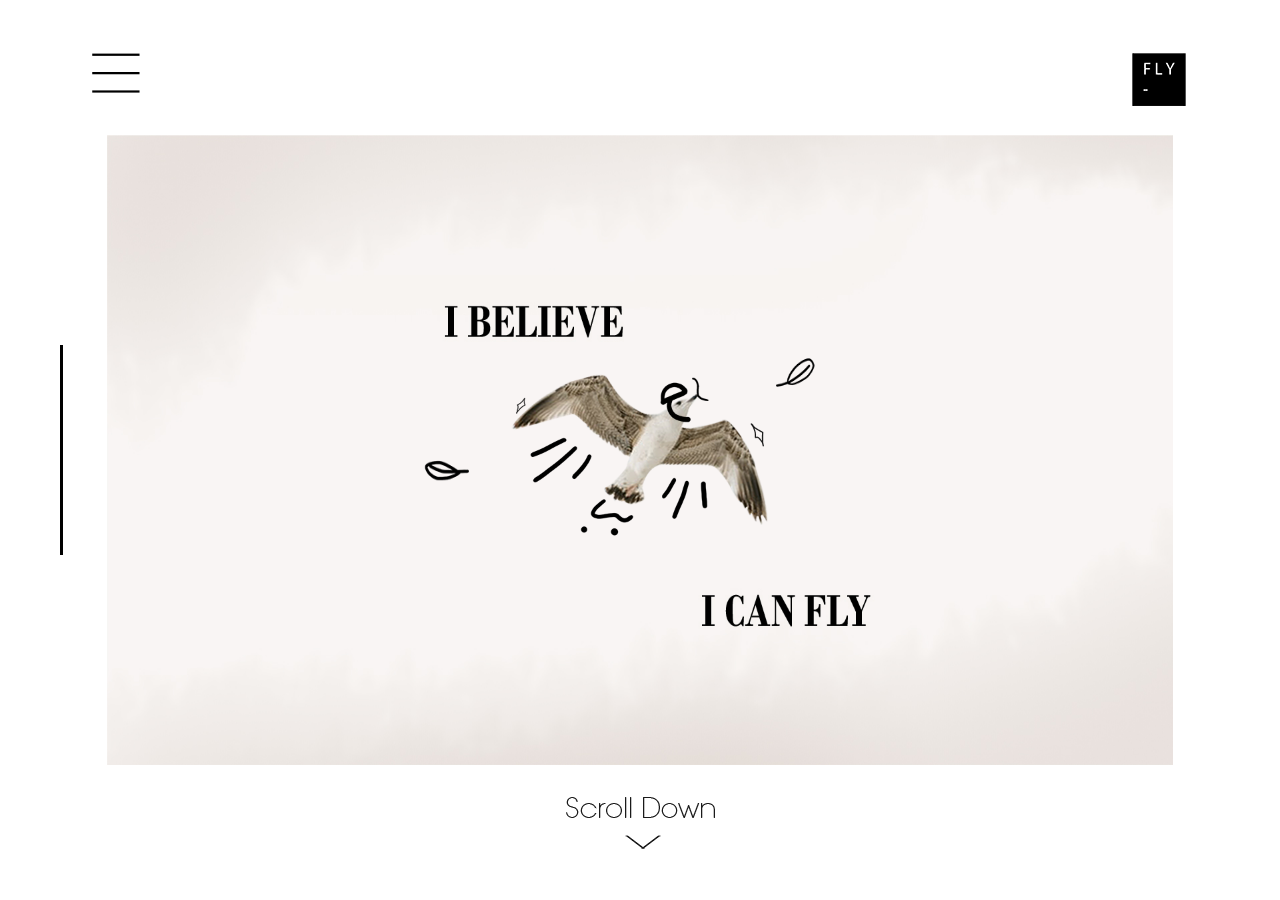
<file: index.html>
<!DOCTYPE html> 
<html>
<head>
	<meta charset="utf-8" />
	<title> 인간이 영원히 꿈을 꾸는 공간, 하늘 </title>
	<link rel="stylesheet" href="css/animate.css" />
	<link rel="stylesheet" href="css/default.css" />
	<script src="js/jquery-2.2.4.min.js"></script>
	<script src="js/ui.js"></script>
</head>
<body>

	<!-- s: header -->
	<header id="header_container">
		<h1 class="logo"><a href="index.html"><img src="images/img_logo01.png" width="54" height="53" alt="FLY -" /></a></h1>
		<a href="#none" class="btnMenu"><img src="images/btn_menu01.png" width="60" height="60" alt="메뉴 열기" /></a>
		<nav class="gnb_wrap">
			<ul>
				<li><a href="index.html"><img src="images/txt_menu01.png" width="280" height="94" alt="HOME" /></a></li>
				<li><a href="history.html"><img src="images/txt_menu02.png" width="400" height="94" alt="HISTORY" /></a></li>
				<li><a href="principle.html"><img src="images/txt_menu03.png" width="490" height="94" alt="PRINCIPLE" /></a></li>
				<li><a href="point.html"><img src="images/txt_menu04.png" width="280" height="94" alt="POINT" /></a></li>
				<li><a href="tobecontinued.html"><img src="images/txt_menu05.png" width="810" height="94" alt="TO BE CONTINUED" /></a></li>
			</ul>
			<a href="#none" class="btnClose"><img src="images/btn_close01.png" width="35" height="36" alt="닫기" /></a>
		</nav>
	</header>
	<!-- e: header -->

	<!-- s: body -->
	<section id="body_container" class="main_page">


		<link rel="stylesheet" href="css/jquery.fullpage.css" />
		<script src="js/jquery.fullpage.min.js"></script>
		<script type="text/javascript">
			$(document).ready(function() {
				// one page
				$('#fullpage').fullpage({
					sectionSelector: '.content_section',
					onLeave: function(index, nextIdx, direction){
						/*var $layerBg02 = $(".content02 .layer.bg");

						$layerBg02.css("opacity",0);

						switch(nextIdx) {
							case 2 : section02(); break;
						}

						function section02(){
							sky.motion($layerBg02, "fadeInRight");
						}*/
					}
				});
			});
		</script>

		<div id="fullpage" style="height:100%; box-sizing:border-box;">
			<!-- s: content -->
			<section class="content_section content01">
				<div class="inner">
					<div class="line"></div>
					<div class="layer bg"><img src="images/main/layer_content01.jpg" /></div>
					<div class="layer bird">
						<div class="img"><img src="images/main/layer_content01_01.png" class="animated floatsCenter" /></div>
						<div class="draw"><img src="images/main/layer_content01_02.png" /></div>
					</div>
					<div class="feather">
						<div class="layer ct01"><img src="images/main/layer_content01_03.png" class="animated swing infinite" /></div>
						<div class="layer ct02"><img src="images/main/layer_content01_04.png" class="animated swing infinite" /></div>
					</div>
					<div class="layer induce">
						<img src="images/main/layer_scroll01_01.png" width="180" height="48" />
						<img src="images/main/layer_scroll01_02.png" width="50" height="20" class="animated floats" />
					</div>
				</div>
			</section>
			<!-- e: content -->
			<!-- s: content -->
			<section class="content_section content02">
				<div class="inner">
					<div class="line"></div>
					<div class="layer bg"><img src="images/main/layer_content02.jpg" /></div>
					<div class="layer wing">
						<div class="img"><img src="images/main/layer_content02_01.png" class="animated floatsCenter" /></div>
						<div class="draw"><img src="images/main/layer_content02_02.png" /></div>
					</div>
					<div class="layer induce">
						<img src="images/main/layer_scroll02_02.png" width="50" height="30" class="animated floatsReverse" />
						<img src="images/main/layer_scroll02_01.png" width="180" height="48" />
					</div>
				</div>
			</section>
			<!-- e: content -->
		</div>

	</section>
	<!-- e: body -->

</body>
</html>
</file>
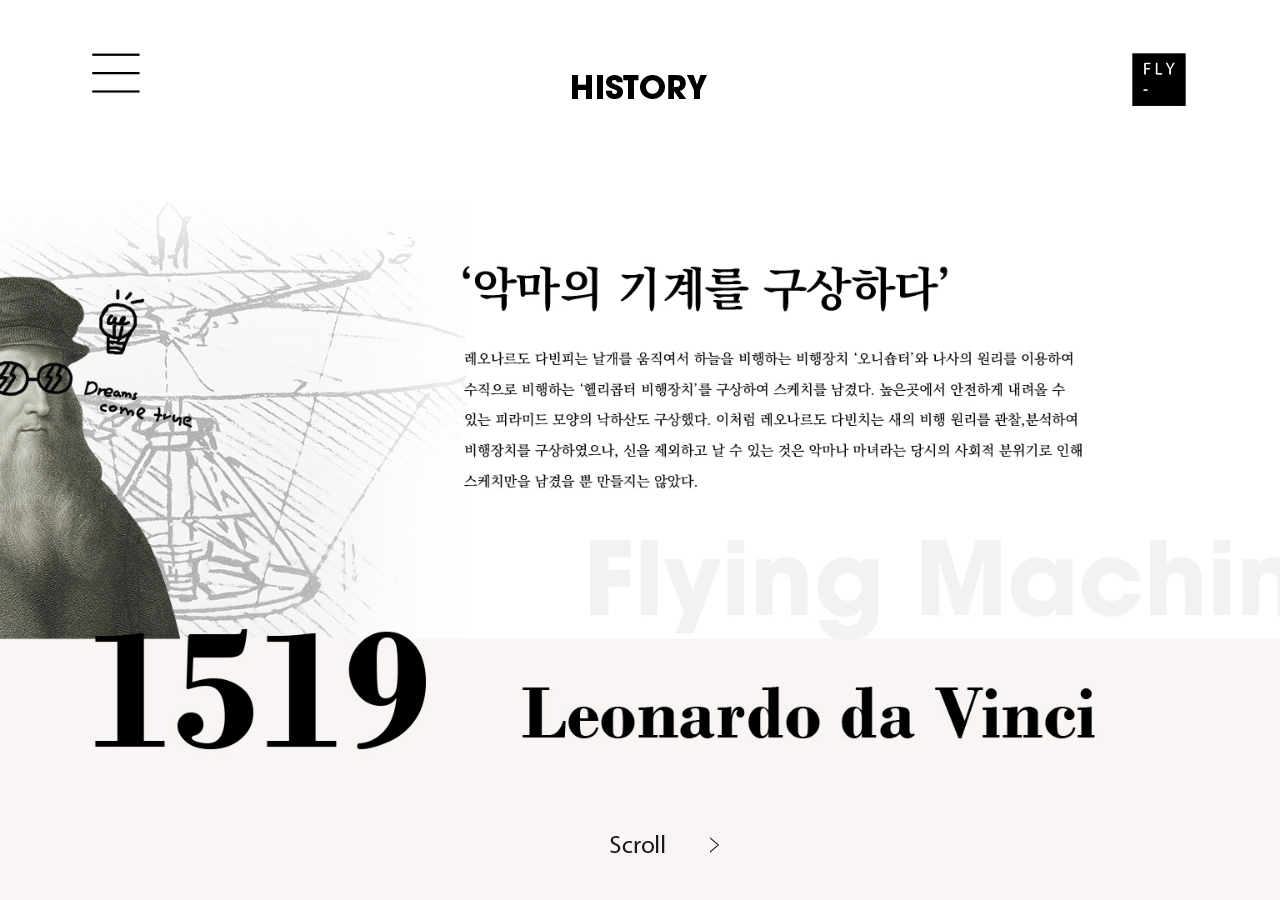
<file: history.html>
<!DOCTYPE html>
<html>
<head>
	<meta charset="utf-8" />
	<title> 인간이 영원히 꿈을 꾸는 공간, 하늘 </title>
	<link rel="stylesheet" href="css/animate.css" />
	<link rel="stylesheet" href="css/default.css" />
	<script src="js/jquery-2.2.4.min.js"></script>
	<script src="js/ui.js"></script>
</head>
<body>

	<!-- s: header -->
	<header id="header_container">
		<h1 class="logo"><a href="index.html"><img src="images/img_logo01.png" width="54" height="53" alt="FLY -" /></a></h1>
		<a href="#none" class="btnMenu"><img src="images/btn_menu01.png" width="60" height="60" alt="메뉴 열기" /></a>
		<nav class="gnb_wrap">
			<ul>
				<li><a href="index.html"><img src="images/txt_menu01.png" width="280" height="94" alt="HOME" /></a></li>
				<li><a href="history.html"><img src="images/txt_menu02.png" width="400" height="94" alt="HISTORY" /></a></li>
				<li><a href="principle.html"><img src="images/txt_menu03.png" width="490" height="94" alt="PRINCIPLE" /></a></li>
				<li><a href="point.html"><img src="images/txt_menu04.png" width="280" height="94" alt="POINT" /></a></li>
				<li><a href="#none" onclick="sky.notFound();"><img src="images/txt_menu05.png" width="810" height="94" alt="TO BE CONTINUED" /></a></li>
			</ul>
			<a href="#none" class="btnClose"><img src="images/btn_close01.png" width="35" height="36" alt="닫기" /></a>
		</nav>
	</header>
	<!-- e: header -->

	<!-- s: body -->
	<section id="body_container" class="history_page">


		<link rel="stylesheet" href="css/swiper.min.css" />
		<script src="js/swiper.min.js"></script>
				
		<!-- s: content -->
		<section class="content_section">
			<h2 class="title"><img src="images/history/tit_history01.png" width="150" height="40" alt="HISTORY" /></h2>
			<!-- s: slider -->
			<div class="swiper-container">
				<div class="swiper-wrapper">
					<!-- s: section -->
					<div class="swiper-slide" id="section01">
						<div class="cont"></div>
					</div>
					<!-- e: section -->
					<!-- s: section -->
					<div class="swiper-slide" id="section02">
						<div class="cont"></div>
					</div>
					<!-- e: section -->
					<!-- s: section -->
					<div class="swiper-slide" id="section03">
						<div class="layer bg"><img src="images/history/img_content03.png" /></div>
						<div class="layer tit"><img src="images/history/layer_content03_01.png" /></div>
						<div class="layer moon"><img src="images/history/layer_content03_02.png" /></div>
						<div class="layer ast"><img src="images/history/layer_content03_03.png" /></div>
					</div>
					<!-- e: section -->
				</div>
			</div>
			<!-- e: slider -->
			<script type="text/javascript">
				$(function(){
					var historySwiper = new Swiper ('.content_section .swiper-container', {
						mousewheel: true,
						keyboard: true,
						speed: 800,
						on: {
							init: function(){
								induceScrl(this.realIndex);
							},
							slideChange: function(){
								induceScrl(this.realIndex);
							}
						}
					});
				})
				function induceScrl(idx){
					console.log(idx);
					var $induceScrl = $(".induce_wrap");
					var $prev = $induceScrl.find(".prev");
					var $next = $induceScrl.find(".next");
					switch(idx) {
						case 0 : pageFirst(); break;
						case 2 : pageLast(); break;
						default : pageMiddle();
					}
					function pageFirst(){
						$prev.css({visibility:"hidden"});
						$next.css({visibility:"visible"});
						whosMotion(false);
						$induceScrl.removeClass("white");
					}
					function pageLast(){
						$prev.css({visibility:"visible"});
						$next.css({visibility:"hidden"});
						whosMotion();
						$induceScrl.addClass("white");
					}
					function pageMiddle(){
						$prev.css({visibility:"visible"});
						$next.css({visibility:"visible"});
						whosMotion(false);
						$induceScrl.removeClass("white");
					}
					function whosMotion(flag){
						var $layerAll = $("#section03 .layer");
						var $layerAst = $("#section03 .layer.ast img");
						if( flag==undefined || flag ){
							$layerAll.css({opacity:0});
							sky.motion( $layerAll, "slideInRight" );
							sky.motion( $layerAst, "floatsAst" );
						} else {
							$layerAll.removeClass("slideInRight");
							$layerAst.removeClass("floatsAst");
						}
					}
				}
			</script>
			<!-- s: 스크롤유도 -->
			<div class="induce_wrap">
				<span class="prev animate floatsLeft">이전 페이지</span>
				<span class="text">Scroll</span>
				<span class="next animate floatsRight">이전 페이지</span>
			</div>
			<!-- e: 스크롤유도 -->
		</section>
		<!-- e: content -->

	</section>
	<!-- e: body -->

</body>
</html>
</file>
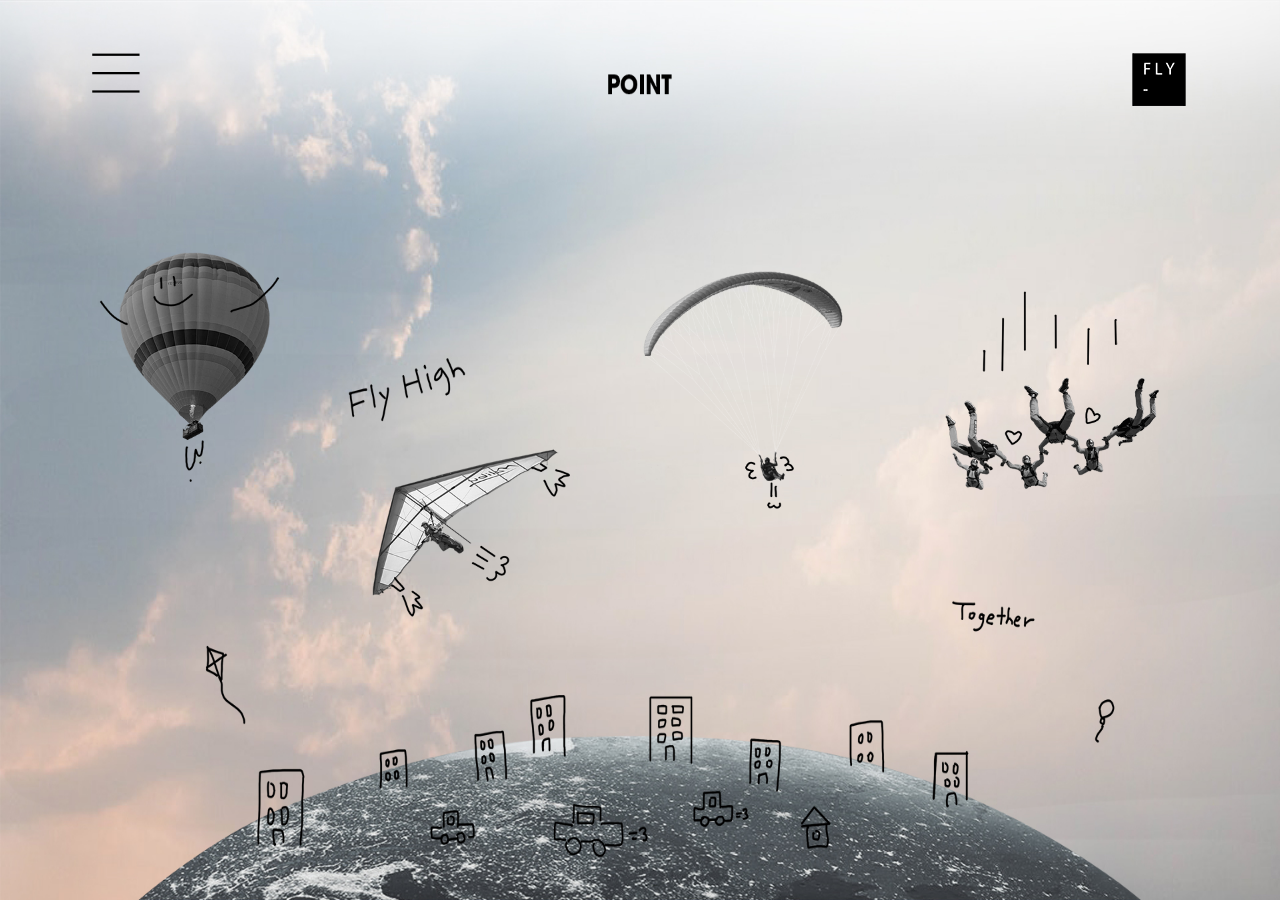
<file: point.html>
<!DOCTYPE html> 
<html>
<head>
	<meta charset="utf-8" />
	<title> 인간이 영원히 꿈을 꾸는 공간, 하늘 </title>
	<link rel="stylesheet" href="css/animate.css" />
	<link rel="stylesheet" href="css/default.css" />
	<script src="js/jquery-2.2.4.min.js"></script>
	<script src="js/ui.js"></script>
</head>
<body>

	<!-- s: header -->
	<header id="header_container">
		<h1 class="logo"><a href="index.html"><img src="images/img_logo01.png" width="54" height="53" alt="FLY -" /></a></h1>
		<a href="#none" class="btnMenu"><img src="images/btn_menu01.png" width="60" height="60" alt="메뉴 열기" /></a>
		<nav class="gnb_wrap">
			<ul>
				<li><a href="index.html"><img src="images/txt_menu01.png" width="280" height="94" alt="HOME" /></a></li>
				<li><a href="history.html"><img src="images/txt_menu02.png" width="400" height="94" alt="HISTORY" /></a></li>
				<li><a href="principle.html"><img src="images/txt_menu03.png" width="490" height="94" alt="PRINCIPLE" /></a></li>
				<li><a href="point.html"><img src="images/txt_menu04.png" width="280" height="94" alt="POINT" /></a></li>
				<li><a href="tobecontinued.html"><img src="images/txt_menu05.png" width="810" height="94" alt="TO BE CONTINUED" /></a></li>
			</ul>
			<a href="#none" class="btnClose"><img src="images/btn_close01.png" width="35" height="36" alt="닫기" /></a>
		</nav>
	</header>
	<!-- e: header -->

	<!-- s: body -->
	<section id="body_container" class="point_page">

		<!-- s: content -->
		<section class="content_section">

			<div class="layer title"><img src="images/point/layer_title01.png" /></div>

			<div class="content">
				<a href="Point_hot_e.html" class="layer ct01">
					<div class="off animated floatsCenter"><img src="images/point/layer_content01_off.png" /></div>
					<div class="on animated floatsCenter"><img src="images/point/layer_content01_on.png" /></div>
					<div class="draw"><img src="images/point/layer_content01_draw.png" /></div>
				</a>
				<a href="Point_han_e.html" class="layer ct02">
					<div class="off animated floatsCenter"><img src="images/point/layer_content02_off.png" /></div>
					<div class="on animated floatsCenter"><img src="images/point/layer_content02_on.png" /></div>
					<div class="draw"><img src="images/point/layer_content02_draw.png" /></div>
				</a>
				<a href="Point_par_e.html" class="layer ct03">
					<div class="off animated floatsCenter"><img src="images/point/layer_content03_off.png" /></div>
					<div class="on animated floatsCenter"><img src="images/point/layer_content03_on.png" /></div>
					<div class="draw"><img src="images/point/layer_content03_draw.png" /></div>
				</a>
				<a href="Point_sky_e.html" class="layer ct04">
					<div class="off animated floatsCenter"><img src="images/point/layer_content04_off.png" /></div>
					<div class="on animated floatsCenter"><img src="images/point/layer_content04_on.png" /></div>
					<div class="draw"><img src="images/point/layer_content04_draw.png" /></div>
				</a>
			</div>

		</section>
		<!-- e: content -->

	</section>
	<!-- e: body -->

</body>
</html>
</file>
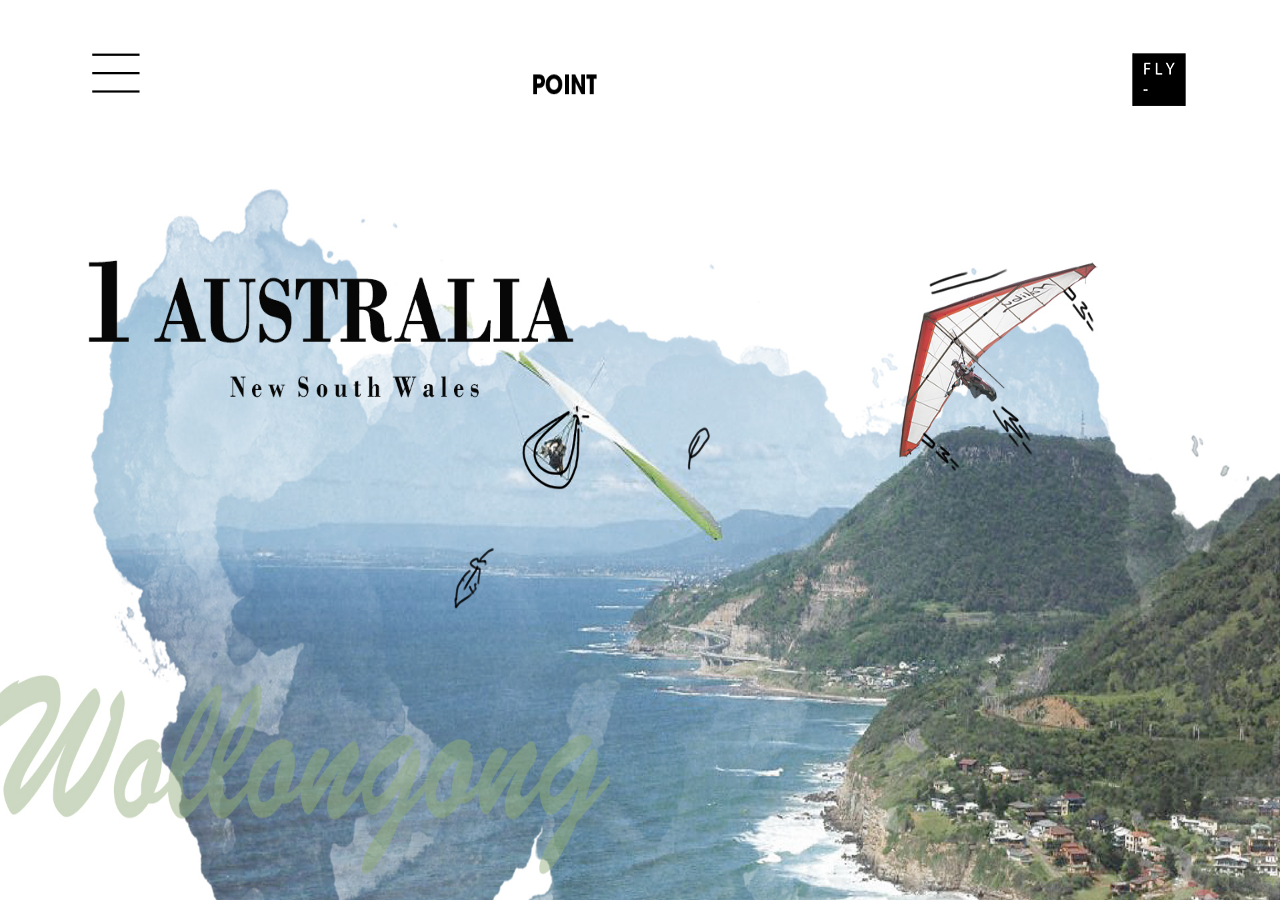
<file: Point_han_e.html>
<!DOCTYPE html> 
<html>
<head>
	<meta charset="utf-8" />
	<title> 인간이 영원히 꿈을 꾸는 공간, 하늘 </title>
	<link rel="stylesheet" href="css/animate.css" />
	<link rel="stylesheet" href="css/default_2.css" />
	<script src="js/jquery-2.2.4.min.js"></script>
	<script src="js/ui.js"></script>
</head>
<body>

	<!-- s: header -->
	<header id="header_container">
		<h1 class="logo"><a href="index.html"><img src="images/img_logo01.png" width="54" height="53" alt="FLY -" /></a></h1>
		<a href="#none" class="btnMenu"><img src="images/btn_menu01.png" width="60" height="60" alt="메뉴 열기" /></a>
		<nav class="gnb_wrap">
			<ul>
				<li><a href="index.html"><img src="images/txt_menu01.png" width="280" height="94" alt="HOME" /></a></li>
				<li><a href="history.html"><img src="images/txt_menu02.png" width="400" height="94" alt="HISTORY" /></a></li>
				<li><a href="principle.html"><img src="images/txt_menu03.png" width="490" height="94" alt="PRINCIPLE" /></a></li>
				<li><a href="point.html"><img src="images/txt_menu04.png" width="280" height="94" alt="POINT" /></a></li>
				<li><a href="tobecontinued.html"><img src="images/txt_menu05.png" width="810" height="94" alt="TO BE CONTINUED" /></a></li>
			</ul>
			<a href="#none" class="btnClose"><img src="images/btn_close01.png" width="35" height="36" alt="닫기" /></a>
		</nav>
	</header>
	<!-- e: header -->
 
               
	<!-- s: body -->
	<section id="body_container" class="main_page">


		<link rel="stylesheet" href="css/jquery.fullpage.css" />
		<script src="js/jquery.fullpage.min.js"></script>
		<script type="text/javascript">
			$(document).ready(function() {
				// one page
				$('#fullpage').fullpage({
					sectionSelector: '.content_section',
					onLeave: function(index, nextIdx, direction){
						/*var $layerBg02 = $(".content02 .layer.bg");

						$layerBg02.css("opacity",0);

						switch(nextIdx) {
							case 2 : section02(); break;
						}

						function section02(){
							sky.motion($layerBg02, "fadeInRight");
						}*/
					}
				});
			});
		</script>

  <section id="body_container" class="history_page">

		<!-- s: content -->
		<section class="content_section">

			<div class="layer title"><img src="images/point/layer_title01.png" /></div>

			
		<div id="fullpage" style="height:100%; box-sizing:border-box;">
			<!-- s: content -->
			<section class="content_section content01">
				<div class="inner">
					<div class="line"></div>
					<div class="layer bg"><img src="images/point-han/han_01.jpg" /></div>
<!--
					<div class="layer bird">
						<div class="img"><img src="images/main/layer_content01_01.png" class="animated floatsCenter" /></div>
						<div class="draw"><img src="images/main/layer_content01_02.png" /></div>
					</div>
					<div class="feather">
						<div class="layer ct01"><img src="images/main/layer_content01_03.png" class="animated swing infinite" /></div>
						<div class="layer ct02"><img src="images/main/layer_content01_04.png" class="animated swing infinite" /></div>
					</div>
					<div class="layer induce">
						<img src="images/main/layer_scroll01_01.png" width="180" height="48" />
						<img src="images/main/layer_scroll01_02.png" width="50" height="20" class="animated floats" />
					</div>
-->
				</div>
			</section>
			<!-- e: content -->
			<!-- s: content -->
			<section class="content_section content02">
				<div class="inner">
					<div class="line"></div>
					<div class="layer bg"><img src="images/point-han/han_02.jpg" /></div>
<!--
					<div class="layer wing">
						<div class="img"><img src="images/main/layer_content02_01.png" class="animated floatsCenter" /></div>
						<div class="draw"><img src="images/main/layer_content02_02.png" /></div>
					</div>
					<div class="layer induce">
						<img src="images/main/layer_scroll02_02.png" width="50" height="30" class="animated floatsReverse" />
						<img src="images/main/layer_scroll02_01.png" width="180" height="48" />
					</div>
-->
				</div>
			</section>
			<!-- e: content -->
			<section class="content_section content03">
				<div class="inner">
					<div class="line"></div>
					<div class="layer bg"><img src="images/point-han/han_03.jpg" /></div>
					
					</div>
			</section>
			
		</div>

	</section>
	<!-- e: body -->
</body>
</html>
</file>
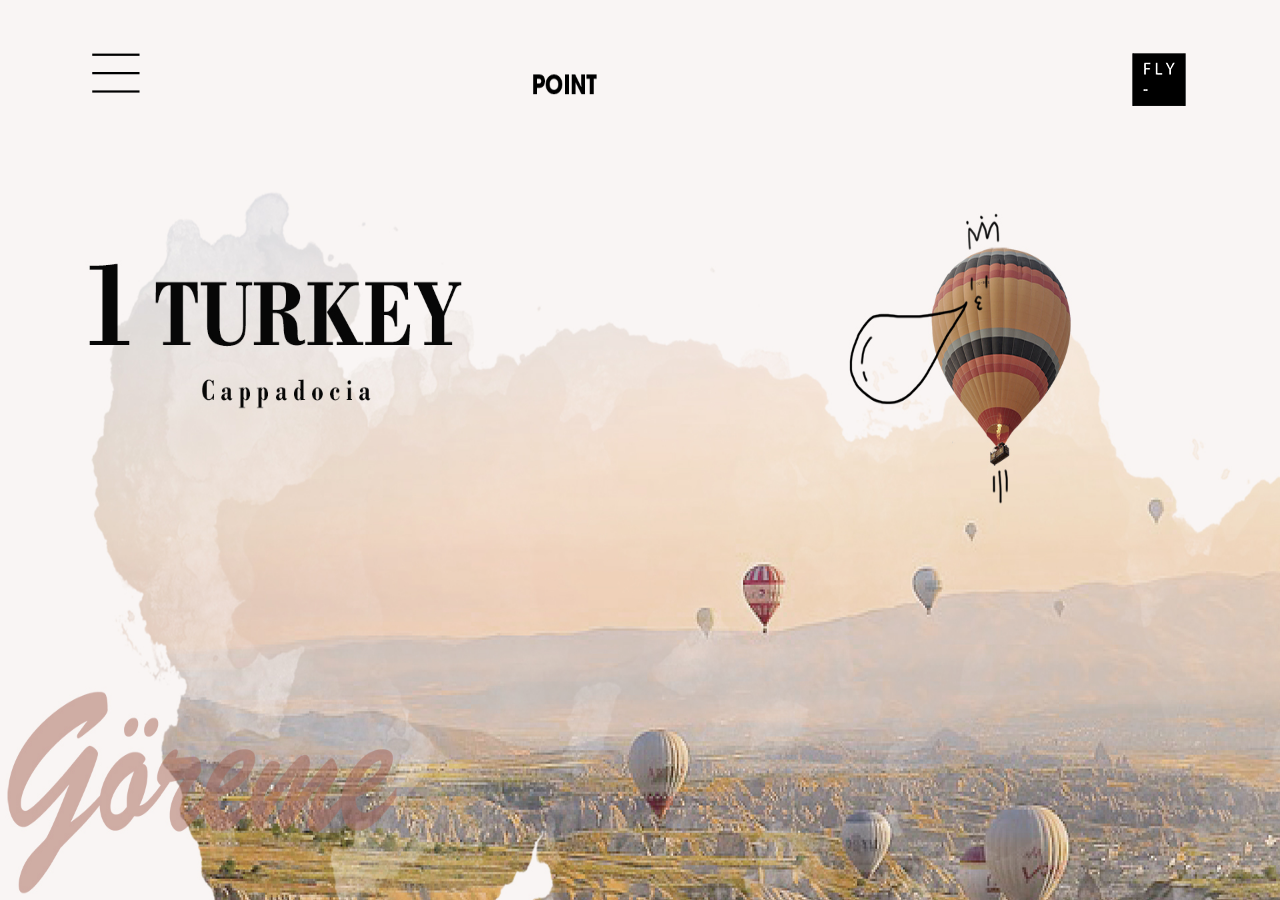
<file: Point_hot_e.html>
<!DOCTYPE html> 
<html>
<head>
	<meta charset="utf-8" />
	<title> 인간이 영원히 꿈을 꾸는 공간, 하늘 </title>
	<link rel="stylesheet" href="css/animate.css" />
	<link rel="stylesheet" href="css/default_2.css" />
	<script src="js/jquery-2.2.4.min.js"></script>
	<script src="js/ui.js"></script>
</head>
<body>

	<!-- s: header -->
	<header id="header_container">
		<h1 class="logo"><a href="index.html"><img src="images/img_logo01.png" width="54" height="53" alt="FLY -" /></a></h1>
		<a href="#none" class="btnMenu"><img src="images/btn_menu01.png" width="60" height="60" alt="메뉴 열기" /></a>
		<nav class="gnb_wrap">
			<ul>
				<li><a href="index.html"><img src="images/txt_menu01.png" width="280" height="94" alt="HOME" /></a></li>
				<li><a href="history.html"><img src="images/txt_menu02.png" width="400" height="94" alt="HISTORY" /></a></li>
				<li><a href="principle.html"><img src="images/txt_menu03.png" width="490" height="94" alt="PRINCIPLE" /></a></li>
				<li><a href="point.html"><img src="images/txt_menu04.png" width="280" height="94" alt="POINT" /></a></li>
				<li><a href="tobecontinued.html"><img src="images/txt_menu05.png" width="810" height="94" alt="TO BE CONTINUED" /></a></li>
			</ul>
			<a href="#none" class="btnClose"><img src="images/btn_close01.png" width="35" height="36" alt="닫기" /></a>
		</nav>
	</header>
	<!-- e: header -->
 
               
	<!-- s: body -->
	<section id="body_container" class="main_page">


		<link rel="stylesheet" href="css/jquery.fullpage.css" />
		<script src="js/jquery.fullpage.min.js"></script>
		<script type="text/javascript">
			$(document).ready(function() {
				// one page
				$('#fullpage').fullpage({
					sectionSelector: '.content_section',
					onLeave: function(index, nextIdx, direction){
						/*var $layerBg02 = $(".content02 .layer.bg");

						$layerBg02.css("opacity",0);

						switch(nextIdx) {
							case 2 : section02(); break;
						}

						function section02(){
							sky.motion($layerBg02, "fadeInRight");
						}*/
					}
				});
			});
		</script>

  <section id="body_container" class="history_page">

		<!-- s: content -->
		<section class="content_section">

			<div class="layer title"><img src="images/point/layer_title01.png" /></div>

			
		<div id="fullpage" style="height:100%; box-sizing:border-box;">
			<!-- s: content -->
			<section class="content_section content01">
				<div class="inner">
					<div class="line"></div>
					<div class="layer bg"><img src="images/point-hot/hot_01.jpg" /></div>
<!--
					<div class="layer bird">
						<div class="img"><img src="images/main/layer_content01_01.png" class="animated floatsCenter" /></div>
						<div class="draw"><img src="images/main/layer_content01_02.png" /></div>
					</div>
					<div class="feather">
						<div class="layer ct01"><img src="images/main/layer_content01_03.png" class="animated swing infinite" /></div>
						<div class="layer ct02"><img src="images/main/layer_content01_04.png" class="animated swing infinite" /></div>
					</div>
					<div class="layer induce">
						<img src="images/main/layer_scroll01_01.png" width="180" height="48" />
						<img src="images/main/layer_scroll01_02.png" width="50" height="20" class="animated floats" />
					</div>
-->
				</div>
			</section>
			<!-- e: content -->
			<!-- s: content -->
			<section class="content_section content02">
				<div class="inner">
					<div class="line"></div>
					<div class="layer bg"><img src="images/point-hot/hot_02.jpg" /></div>
<!--
					<div class="layer wing">
						<div class="img"><img src="images/main/layer_content02_01.png" class="animated floatsCenter" /></div>
						<div class="draw"><img src="images/main/layer_content02_02.png" /></div>
					</div>
					<div class="layer induce">
						<img src="images/main/layer_scroll02_02.png" width="50" height="30" class="animated floatsReverse" />
						<img src="images/main/layer_scroll02_01.png" width="180" height="48" />
					</div>
-->
				</div>
			</section>
			<!-- e: content -->
			<section class="content_section content03">
				<div class="inner">
					<div class="line"></div>
					<div class="layer bg"><img src="images/point-hot/hot_03.jpg" /></div>
					
					</div>
			</section>
			
		</div>

	</section>
	<!-- e: body -->
</body>
</html>
</file>
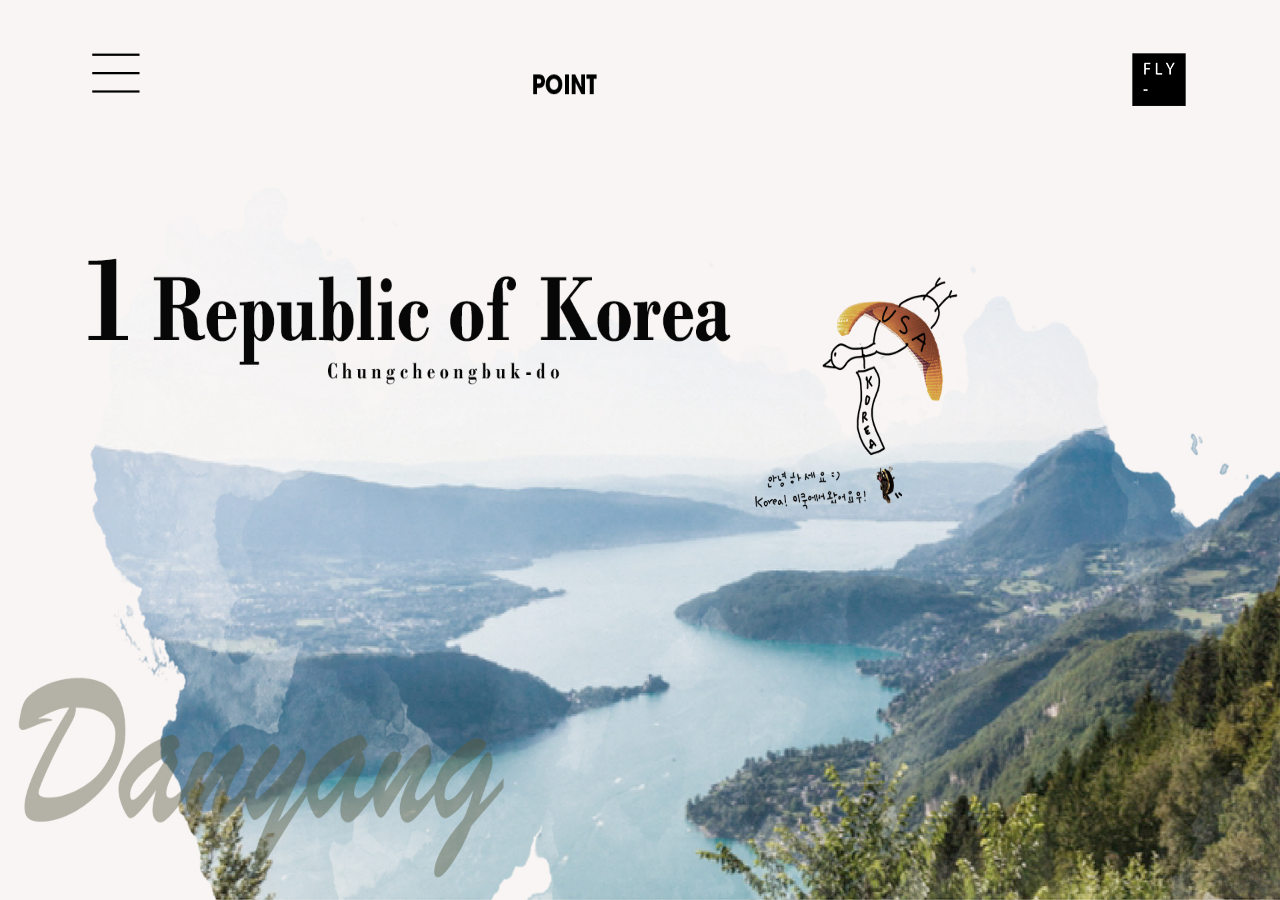
<file: Point_par_e.html>
<!DOCTYPE html> 
<html>
<head>
	<meta charset="utf-8" />
	<title> 인간이 영원히 꿈을 꾸는 공간, 하늘 </title>
	<link rel="stylesheet" href="css/animate.css" />
	<link rel="stylesheet" href="css/default_2.css" />
	<script src="js/jquery-2.2.4.min.js"></script>
	<script src="js/ui.js"></script>
</head>
<body>

	<!-- s: header -->
	<header id="header_container">
		<h1 class="logo"><a href="index.html"><img src="images/img_logo01.png" width="54" height="53" alt="FLY -" /></a></h1>
		<a href="#none" class="btnMenu"><img src="images/btn_menu01.png" width="60" height="60" alt="메뉴 열기" /></a>
		<nav class="gnb_wrap">
			<ul>
				<li><a href="index.html"><img src="images/txt_menu01.png" width="280" height="94" alt="HOME" /></a></li>
				<li><a href="history.html"><img src="images/txt_menu02.png" width="400" height="94" alt="HISTORY" /></a></li>
				<li><a href="principle.html"><img src="images/txt_menu03.png" width="490" height="94" alt="PRINCIPLE" /></a></li>
				<li><a href="point.html"><img src="images/txt_menu04.png" width="280" height="94" alt="POINT" /></a></li>
				<li><a href="tobecontinued.html"><img src="images/txt_menu05.png" width="810" height="94" alt="TO BE CONTINUED" /></a></li>
			</ul>
			<a href="#none" class="btnClose"><img src="images/btn_close01.png" width="35" height="36" alt="닫기" /></a>
		</nav>
	</header>
	<!-- e: header -->
 
               
	<!-- s: body -->
	<section id="body_container" class="main_page">


		<link rel="stylesheet" href="css/jquery.fullpage.css" />
		<script src="js/jquery.fullpage.min.js"></script>
		<script type="text/javascript">
			$(document).ready(function() {
				// one page
				$('#fullpage').fullpage({
					sectionSelector: '.content_section',
					onLeave: function(index, nextIdx, direction){
						/*var $layerBg02 = $(".content02 .layer.bg");

						$layerBg02.css("opacity",0);

						switch(nextIdx) {
							case 2 : section02(); break;
						}

						function section02(){
							sky.motion($layerBg02, "fadeInRight");
						}*/
					}
				});
			});
		</script>

  <section id="body_container" class="history_page">

		<!-- s: content -->
		<section class="content_section">

			<div class="layer title"><img src="images/point/layer_title01.png" /></div>

			
		<div id="fullpage" style="height:100%; box-sizing:border-box;">
			<!-- s: content -->
			<section class="content_section content01">
				<div class="inner">
					<div class="line"></div>
					<div class="layer bg"><img src="images/point-par/par_01.jpg" /></div>
<!--
					<div class="layer bird">
						<div class="img"><img src="images/main/layer_content01_01.png" class="animated floatsCenter" /></div>
						<div class="draw"><img src="images/main/layer_content01_02.png" /></div>
					</div>
					<div class="feather">
						<div class="layer ct01"><img src="images/main/layer_content01_03.png" class="animated swing infinite" /></div>
						<div class="layer ct02"><img src="images/main/layer_content01_04.png" class="animated swing infinite" /></div>
					</div>
					<div class="layer induce">
						<img src="images/main/layer_scroll01_01.png" width="180" height="48" />
						<img src="images/main/layer_scroll01_02.png" width="50" height="20" class="animated floats" />
					</div>
-->
				</div>
			</section>
			<!-- e: content -->
			<!-- s: content -->
			<section class="content_section content02">
				<div class="inner">
					<div class="line"></div>
					<div class="layer bg"><img src="images/point-par/par_02.jpg" /></div>
<!--
					<div class="layer wing">
						<div class="img"><img src="images/main/layer_content02_01.png" class="animated floatsCenter" /></div>
						<div class="draw"><img src="images/main/layer_content02_02.png" /></div>
					</div>
					<div class="layer induce">
						<img src="images/main/layer_scroll02_02.png" width="50" height="30" class="animated floatsReverse" />
						<img src="images/main/layer_scroll02_01.png" width="180" height="48" />
					</div>
-->
				</div>
			</section>
			<!-- e: content -->
			<section class="content_section content03">
				<div class="inner">
					<div class="line"></div>
					<div class="layer bg"><img src="images/point-par/par_03.jpg" /></div>
					
					</div>
			</section>
			
		</div>

	</section>
	<!-- e: body -->
</body>
</html>
</file>
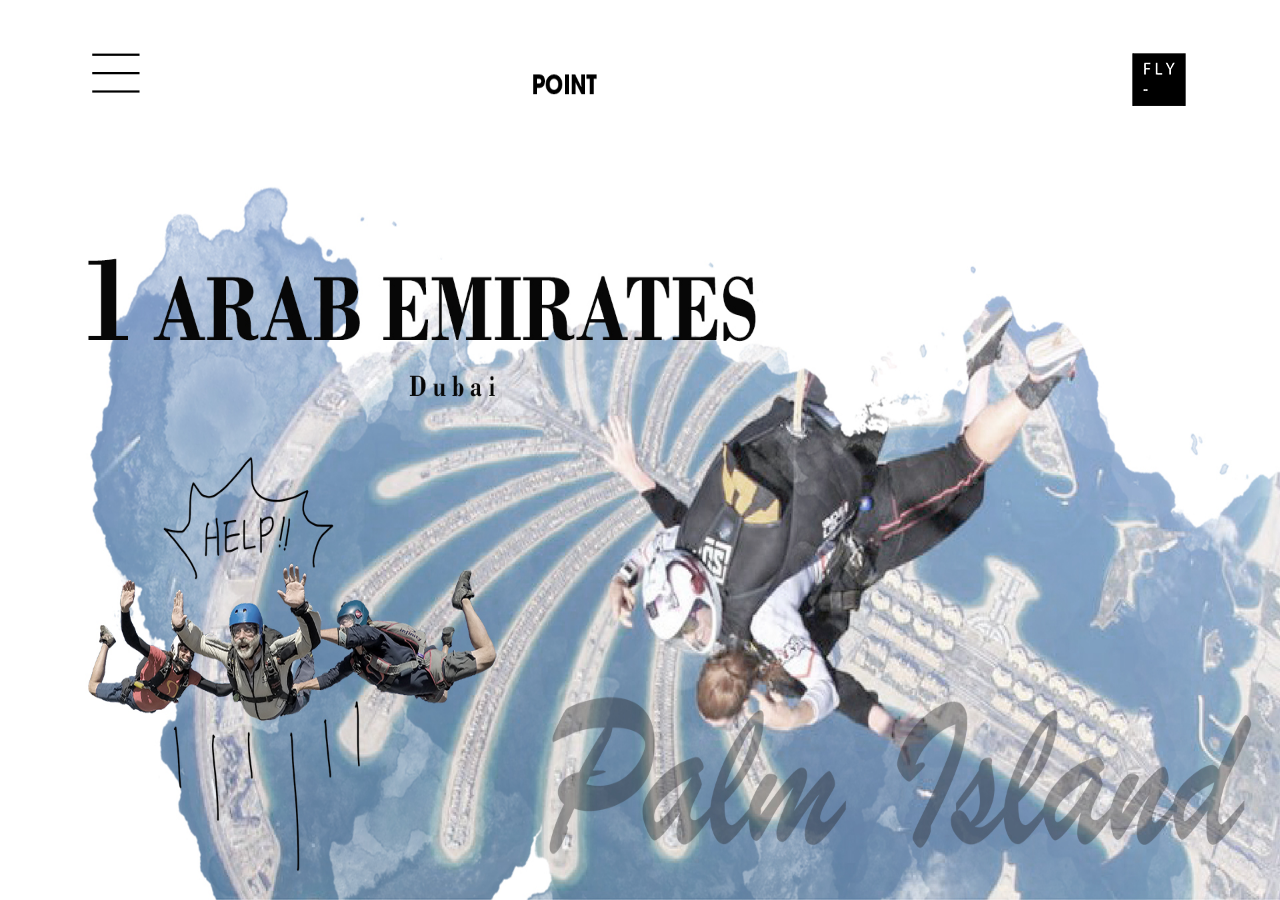
<file: Point_sky_e.html>
<!DOCTYPE html> 
<html>
<head>
	<meta charset="utf-8" />
	<title> 인간이 영원히 꿈을 꾸는 공간, 하늘 </title>
	<link rel="stylesheet" href="css/animate.css" />
	<link rel="stylesheet" href="css/default_2.css" />
	<script src="js/jquery-2.2.4.min.js"></script>
	<script src="js/ui.js"></script>
</head>
<body>

	<!-- s: header -->
	<header id="header_container">
		<h1 class="logo"><a href="index.html"><img src="images/img_logo01.png" width="54" height="53" alt="FLY -" /></a></h1>
		<a href="#none" class="btnMenu"><img src="images/btn_menu01.png" width="60" height="60" alt="메뉴 열기" /></a>
		<nav class="gnb_wrap">
			<ul>
				<li><a href="index.html"><img src="images/txt_menu01.png" width="280" height="94" alt="HOME" /></a></li>
				<li><a href="history.html"><img src="images/txt_menu02.png" width="400" height="94" alt="HISTORY" /></a></li>
				<li><a href="principle.html"><img src="images/txt_menu03.png" width="490" height="94" alt="PRINCIPLE" /></a></li>
				<li><a href="point.html"><img src="images/txt_menu04.png" width="280" height="94" alt="POINT" /></a></li>
				<li><a href="tobecontinued.html"><img src="images/txt_menu05.png" width="810" height="94" alt="TO BE CONTINUED" /></a></li>
			</ul>
			<a href="#none" class="btnClose"><img src="images/btn_close01.png" width="35" height="36" alt="닫기" /></a>
		</nav>
	</header>
	<!-- e: header -->
 
               
	<!-- s: body -->
	<section id="body_container" class="main_page">


		<link rel="stylesheet" href="css/jquery.fullpage.css" />
		<script src="js/jquery.fullpage.min.js"></script>
		<script type="text/javascript">
			$(document).ready(function() {
				// one page
				$('#fullpage').fullpage({
					sectionSelector: '.content_section',
					onLeave: function(index, nextIdx, direction){
						/*var $layerBg02 = $(".content02 .layer.bg");

						$layerBg02.css("opacity",0);

						switch(nextIdx) {
							case 2 : section02(); break;
						}

						function section02(){
							sky.motion($layerBg02, "fadeInRight");
						}*/
					}
				});
			});
		</script>

  <section id="body_container" class="history_page">

		<!-- s: content -->
		<section class="content_section">

			<div class="layer title"><img src="images/point/layer_title01.png" /></div>

			
		<div id="fullpage" style="height:100%; box-sizing:border-box;">
			<!-- s: content -->
			<section class="content_section content01">
				<div class="inner">
					<div class="line"></div>
					<div class="layer bg"><img src="images/point-sky/sky_01.jpg" /></div>
<!--
					<div class="layer bird">
						<div class="img"><img src="images/main/layer_content01_01.png" class="animated floatsCenter" /></div>
						<div class="draw"><img src="images/main/layer_content01_02.png" /></div>
					</div>
					<div class="feather">
						<div class="layer ct01"><img src="images/main/layer_content01_03.png" class="animated swing infinite" /></div>
						<div class="layer ct02"><img src="images/main/layer_content01_04.png" class="animated swing infinite" /></div>
					</div>
					<div class="layer induce">
						<img src="images/main/layer_scroll01_01.png" width="180" height="48" />
						<img src="images/main/layer_scroll01_02.png" width="50" height="20" class="animated floats" />
					</div>
-->
				</div>
			</section>
			<!-- e: content -->
			<!-- s: content -->
			<section class="content_section content02">
				<div class="inner">
					<div class="line"></div>
					<div class="layer bg"><img src="images/point-sky/sky_02.jpg" /></div>
<!--
					<div class="layer wing">
						<div class="img"><img src="images/main/layer_content02_01.png" class="animated floatsCenter" /></div>
						<div class="draw"><img src="images/main/layer_content02_02.png" /></div>
					</div>
					<div class="layer induce">
						<img src="images/main/layer_scroll02_02.png" width="50" height="30" class="animated floatsReverse" />
						<img src="images/main/layer_scroll02_01.png" width="180" height="48" />
					</div>
-->
				</div>
			</section>
			<!-- e: content -->
			<section class="content_section content03">
				<div class="inner">
					<div class="line"></div>
					<div class="layer bg"><img src="images/point-sky/sky_03.jpg" /></div>
					
					</div>
			</section>
			
		</div>

	</section>
	<!-- e: body -->
</body>
</html>
</file>
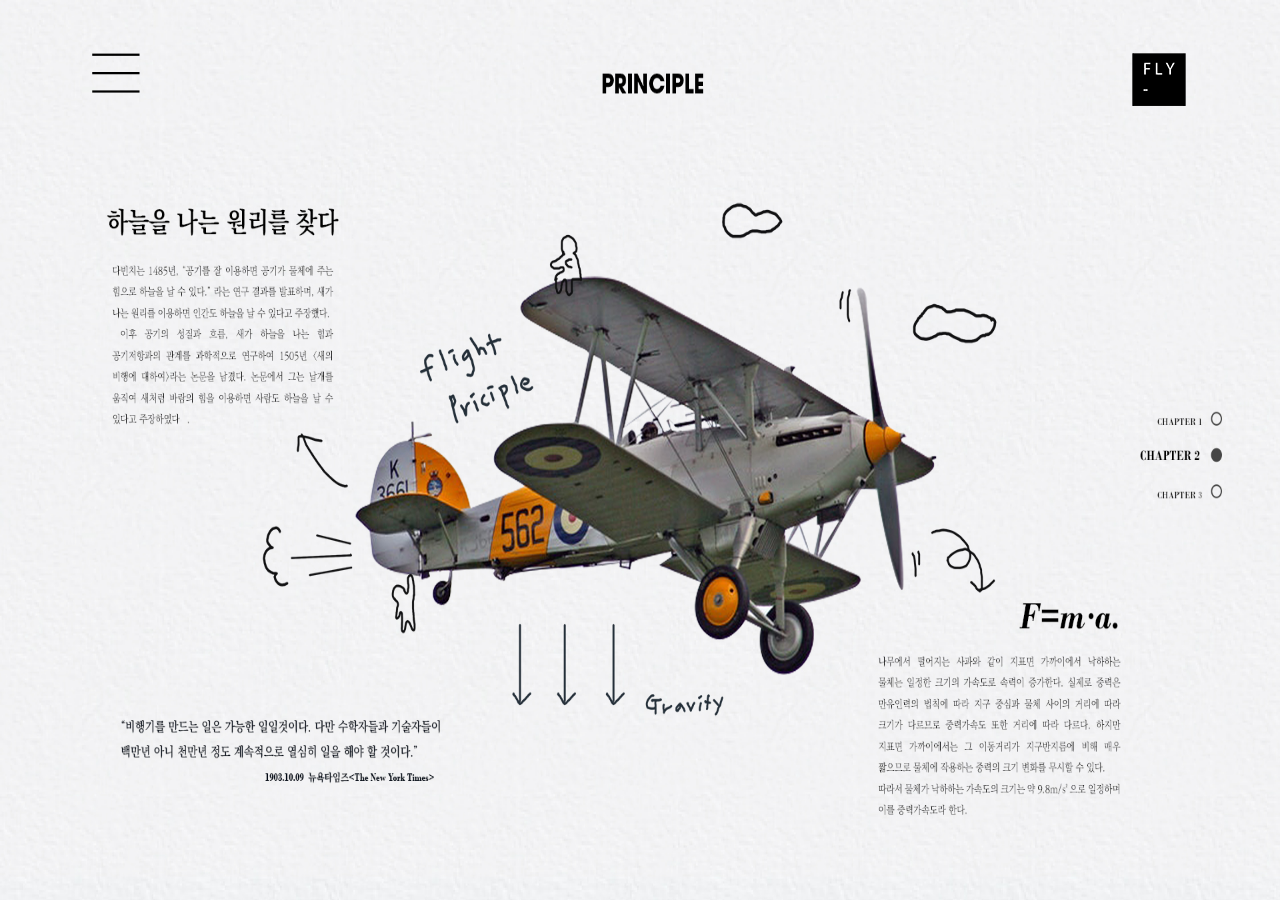
<file: principle.html>
<!DOCTYPE html> 
<html>
<head>
	<meta charset="utf-8" />
	<title> 인간이 영원히 꿈을 꾸는 공간, 하늘 </title>
	<link rel="stylesheet" href="css/animate.css" />
	<link rel="stylesheet" href="css/default_3.css" />
	<script src="js/jquery-2.2.4.min.js"></script>
	<script src="js/ui.js"></script>
</head>
<body>

	<!-- s: header -->
	<header id="header_container">
		<h1 class="logo"><a href="index.html"><img src="images/img_logo01.png" width="54" height="53" alt="FLY -" /></a></h1>
		<a href="#none" class="btnMenu"><img src="images/btn_menu01.png" width="60" height="60" alt="메뉴 열기" /></a>
		<nav class="gnb_wrap">
			<ul>
				<li><a href="index.html"><img src="images/txt_menu01.png" width="280" height="94" alt="HOME" /></a></li>
				<li><a href="history.html"><img src="images/txt_menu02.png" width="400" height="94" alt="HISTORY" /></a></li>
				<li><a href="principle.html"><img src="images/txt_menu03.png" width="490" height="94" alt="PRINCIPLE" /></a></li>
				<li><a href="point.html"><img src="images/txt_menu04.png" width="280" height="94" alt="POINT" /></a></li>
				<li><a href="tobecontinued.html"><img src="images/txt_menu05.png" width="810" height="94" alt="TO BE CONTINUED" /></a></li>
			</ul>
			<a href="#none" class="btnClose"><img src="images/btn_close01.png" width="35" height="36" alt="닫기" /></a>
		</nav>
	</header>
	<!-- e: header -->

	<!-- s: body -->
	<section id="body_container" class="principle_page">
       
        
      <!-- s: content -->
<section class="content_section">

			<div class="layer title"><img src="images/principle/tit_principle01.png" /></div>
					
				
			</section>
			
    </section>

	
</body>
</html>
</file>
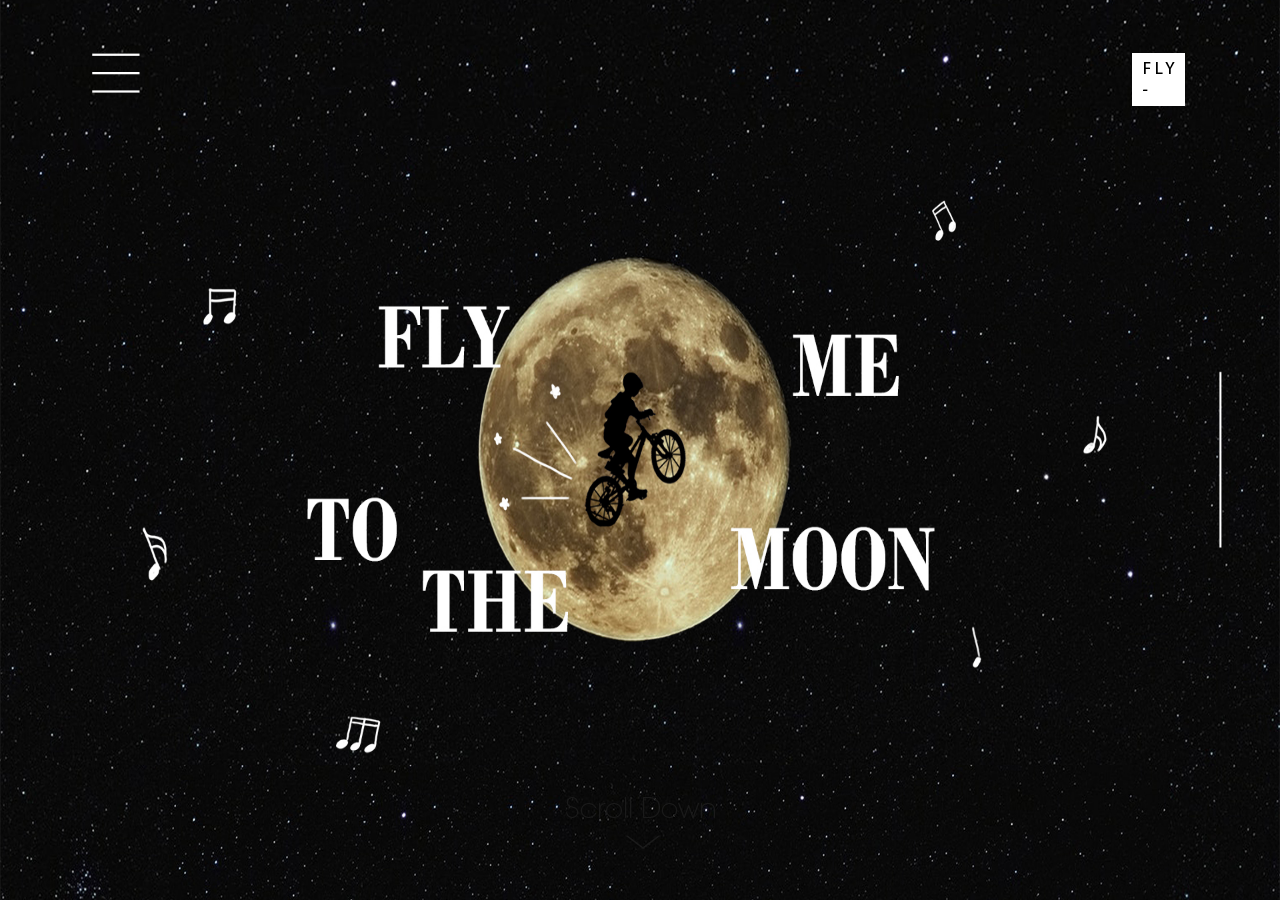
<file: tobecontinued.html>
<!DOCTYPE html>
<html>
<head>
	<meta charset="utf-8" />
	<title> 인간이 영원히 꿈을 꾸는 공간, 하늘 </title>
	<link rel="stylesheet" href="css/animate.css" />
	<link rel="stylesheet" href="css/default_2.css" />
	<script src="js/jquery-2.2.4.min.js"></script>
	<script src="js/ui.js"></script>
</head>
<body>

	<!-- s: header -->
	<header id="header_container">
		<h1 class="logo"><a href="index.html"><img src="images/img_logo02.png" width="54" height="53" alt="FLY -" /></a></h1>
		<a href="#none" class="btnMenu"><img src="images/btn_menu02.png" width="60" height="60" alt="메뉴 열기" /></a>
		<nav class="gnb_wrap">
			<ul>
				<li><a href="index.html"><img src="images/txt_menu01.png" width="280" height="94" alt="HOME" /></a></li>
				<li><a href="history.html"><img src="images/txt_menu02.png" width="400" height="94" alt="HISTORY" /></a></li>
				<li><a href="principle.html"><img src="images/txt_menu03.png" width="490" height="94" alt="PRINCIPLE" /></a></li>
				<li><a href="point.html"><img src="images/txt_menu04.png" width="280" height="94" alt="POINT" /></a></li>
				<li><a href="tobecontinued.html"><img src="images/txt_menu05.png" width="810" height="94" alt="TO BE CONTINUED" /></a></li>
			</ul>
			<a href="#none" class="btnClose"> <img src="images/btn_close01.png" width="35" height="36" alt="닫기" /></a>
		</nav>
	</header>
	<!-- e: header -->

	<!-- s: body -->
	<section id="body_container" class="main_page">


		<link rel="stylesheet" href="css/jquery.fullpage.css" />
		<script src="js/jquery.fullpage.min.js"></script>
		<script type="text/javascript">
			$(document).ready(function() {
				// one page
				$('#fullpage').fullpage({
					sectionSelector: '.content_section',
					onLeave: function(index, nextIdx, direction){
						/*var $layerBg02 = $(".content02 .layer.bg");

						$layerBg02.css("opacity",0);

						switch(nextIdx) {
							case 2 : section02(); break;
						}

						function section02(){
							sky.motion($layerBg02, "fadeInRight");
						}*/
					}
				});
			});
		</script>

		<div id="fullpage" style="height:100%; width:100%; box-sizing:border-box;">
			<!-- s: content -->
			<section class="content_section content01">
				<div class="inner">
					<div class="line"></div>
					<div class="layer bg"><img src="images/tobecontinued/layer_content01.jpg" /></div>
				
					<div class="layer induce">
						<img src="images/main/layer_scroll01_01.png" width="180" height="48" />
						<img src="images/main/layer_scroll01_02.png" width="50" height="20" class="animated floats" />
					</div>
				</div>
			</section>
			<!-- e: content -->
			<!-- s: content -->
			<section class="content_section content02">
				<div class="inner">
					<div class="line"></div>
					<div class="layer bg"><img src="images/tobecontinued/layer_content02.jpg" /></div>
				
						
					<div class="layer induce">
						<img src="images/main/layer_scroll02_02.png" width="50" height="30" class="animated floatsReverse" />
						<img src="images/main/layer_scroll02_01.png" width="180" height="48" />
					</div>
				</div>
			</section>
			<!-- e: content -->
		</div>

	</section>
	<!-- e: body -->

</body>
</html>
</file>
<file: css/default.css>
@charset "utf-8";

/*@import url("https://fonts.googleapis.com/earlyaccess/notosanskr.css");

	Noto Sans KR
	font-weight:
		Thin		100
		Light		300
		*Regular	400
		Medium		500
		Bold		700
		*Black		900
*/




/* reset */
	html,body {margin:0; padding:0; font-family:'돋움',Dotum,Arial,sans-serif; font-weight:400; font-size:15px; height:100%; color:#000; -webkit-text-size-adjust:none; position:relative; line-height:1.2;}
	dl,dt,dd,ul,ol,li,h1,h2,h3,h4,h5,h6,pre,form,fieldset,input,textarea,p,blockquote {margin:0; padding:0; -webkit-text-size-adjust:none;}
	th,td,input,textarea,select {font-size:15px; color:#000; font-family:'돋움',Dotum,Arial,sans-serif; -webkit-text-size-adjust:none;}
	th,td {word-break:break-all; word-wrap:break-word; -webkit-text-size-adjust:none;}
	table {border-spacing:0; border-collapse:collapse; -webkit-text-size-adjust:none; border:0; table-layout:fixed;}
	address,caption,cite,code,dfn,var {font-style:normal; font-weight:400; -webkit-text-size-adjust:none;}
	em {font-style:normal; -webkit-text-size-adjust:none;}
	ol,ul,li {list-style:none;}
	h1,h2,h3,h4,h5,h6 {font-size:100%; font-weight:900;}
	abbr,acronym {border:0;}
	hr,legend,caption {visibility:hidden; overflow:hidden; line-height:0; width:0; height:0; margin:0; padding:0;}
	img,fieldset {border:0 none;}
	label {cursor:pointer;}
	a {color:inherit;}
	a:link, a:visited, a:hover {color:inherit; text-decoration:none;}
	a:active {text-decoration:none;}
	input,img {vertical-align:middle;}
	.hidden_obj {position:absolute; visibility:hidden; overflow:hidden; height:0; line-height:0; width:0; margin:0; padding:0; font:0/0 Arial;}

	* {outline:0;}
	body {/*min-width:1920px;*/}


/*
*	layout
*/
	#header_container {position:fixed; left:0; right:0; top:0; height:11.1111%; z-index:3000;} /* height:120px; */
	#header_container .logo {position:absolute; right:94px; top:53.3333%;}
	#header_container .btnMenu {position:absolute; left:86px; top:43.3333%;}
	#header_container .gnb_wrap {position:fixed; left:-100%; width:100%; top:0; bottom:0; background-color:#f8f5f3; transition:left 0.5s;}
	#header_container .gnb_wrap::before {content:""; position:absolute; left:50%; top:65px; margin-left:-105px; width:210px; height:3px; background-color:#000;}
	#header_container .gnb_wrap ul {position:absolute; left:230px; top:20.9259%;}
	#header_container .gnb_wrap li {margin-top:50px;}
	#header_container .gnb_wrap li:first-child {margin-top:0;}
	#header_container .gnb_wrap li a {}
	#header_container .gnb_wrap .btnClose {position:absolute; left:98px; top:64px;}
	#header_container .gnb_wrap.open {left:0;}



	#body_container {height:100%; overflow:hidden;}

	#body_container .content_section {}
	#body_container .content_section .inner {height:100%; position:relative; overflow:hidden;}
	/*#body_container .content_section .inner .wrap {height:100%;}
	#body_container .content_section .inner .wrap.animated {animation-delay:0.2s;}*/
	#body_container .content_section .layer {position:absolute;}
	#body_container .content_section .layer img {width:100%; height:100%;}

	/*#body_container .pageNavi_wrap {position:fixed; left:0; top:0; bottom:0;}
	#body_container .pageNavi_wrap::after {content:""; display:inline-block; vertical-align:middle; height:100%;}
	#body_container .pageNavi_wrap #pageNavi {display:inline-block; vertical-align:middle;}
	#body_container .pageNavi_wrap #pageNavi li {height:5px; box-sizing:border-box; padding-top:1px; margin-top:95px;}
	#body_container .pageNavi_wrap #pageNavi li:first-child {margin-top:0;}
	#body_container .pageNavi_wrap #pageNavi a {display:block; width:106px; height:5px;}
	#body_container .pageNavi_wrap #pageNavi span {display:block; width:100%; padding-top:2px; height:0; overflow:hidden; background-color:#fff;}
	#body_container .pageNavi_wrap #pageNavi li.active {}
	#body_container .pageNavi_wrap #pageNavi li.active a span {padding-top:5px;}*/






/*
*	메인 (index)
*/
	#body_container.main_page {}

	#body_container.main_page .content_section .line {position:absolute; left:4.6875%; top:50%; margin-top:-105px; width:3px; height:210px; background-color:#000;}
	#body_container.main_page .content_section .layer.bg {width:83.3333%; height:70%; left:8.3333%; top:15%;}
	#body_container.main_page .content_section .layer.induce {width:180px; left:50%; margin-left:-90px; text-align:center; font-size:0;}
	#body_container.main_page .content_section .layer.induce img {width:auto; height:auto;}
	#body_container.main_page .content_section .layer.induce img.animated {animation-duration:1.5s;}

	#body_container.main_page .content_section.content01 {}
	#body_container.main_page .content_section.content01 .inner {}
	#body_container.main_page .content_section.content01 .layer.bg {}
	#body_container.main_page .content_section.content01 .feather {}
	#body_container.main_page .content_section.content01 .feather .layer {width:4.1666%; height:4.6296%;}
	#body_container.main_page .content_section.content01 .feather .layer.ct01 {left:32.8125%; top:50%;}
	#body_container.main_page .content_section.content01 .feather .layer.ct02 {left:60.1562%; top:39.3518%;}
	#body_container.main_page .content_section.content01 .feather .layer.ct01 img.animated {animation-duration:2s;}
	#body_container.main_page .content_section.content01 .feather .layer.ct02 img.animated {animation-delay:0.5s; animation-duration:2.2s;}
	#body_container.main_page .content_section.content01 .layer.bird {width:21.25%; height:25%; left:38.9062%; top:40.7407%;}
	#body_container.main_page .content_section.content01 .layer.bird .img {}
	#body_container.main_page .content_section.content01 .layer.bird .draw {position:absolute; left:0; top:0;}
	#body_container.main_page .content_section.content01 .layer.scrl {left:50%;}
	#body_container.main_page .content_section.content01 .layer.induce {height:68px; bottom:5.3703%;}

	#body_container.main_page .content_section.content02 {}
	#body_container.main_page .content_section.content02 .layer.induce {height:78px; bottom:4.1666%;}
	#body_container.main_page .content_section.content02 .layer.wing {width:10.9375%; height:12.037%; left:59.1145%; top:35.1851%;}
	#body_container.main_page .content_section.content02 .layer.wing .img {}
	#body_container.main_page .content_section.content02 .layer.wing .draw {position:absolute; left:0; top:0;}

    #body_container.main_page .content_section.content02 {}
	#body_container.main_page .content_section.content02 .layer.induce {height:78px; bottom:4.1666%;}
  






/*
*	point
*/
	#body_container.point_page {background:url("../images/point/bg_body01.jpg") 0 0 no-repeat; background-size:100% 100%;}

	#body_container.point_page .content_section {height:100%;}
	#body_container.point_page .content_section .layer {}
	#body_container.point_page .content_section .layer.title {width:6.25%; height:3.7037%; left:46.875%; top:7.4074%;}
	#body_container.point_page .content_section .content .layer {}
	#body_container.point_page .content_section .content .layer > div:not(.on) {position:absolute; left:0; top:0;}
	#body_container.point_page .content_section .content .layer .on img {transition:transform 0.3s; visibility:hidden;}
	#body_container.point_page .content_section .content .layer .draw {}
	#body_container.point_page .content_section .content .layer.ct01 {width:15.625%; height:35.1851%; left:7.2916%; top:27.7777%;}
	#body_container.point_page .content_section .content .layer.ct02 {width:17.1875%; height:25%; left:28.125%; top:49.074%;}
	#body_container.point_page .content_section .content .layer.ct03 {width:17.7083%; height:37.037%; left:49.4791%; top:29.6296%;}
	#body_container.point_page .content_section .content .layer.ct04 {width:18.2291%; height:31.4814%; left:73.4375%; top:31.4814%;}
	#body_container.point_page .content_section .content .layer:hover * {animation-play-state:paused;}
	#body_container.point_page .content_section .content .layer:hover .off img {display:none;}
	#body_container.point_page .content_section .content .layer:hover .on img {visibility:visible; transform:scale(1.07);}
	#body_container.point_page .content_section .content .layer.ct01 .animated {animation-delay:0.2s;}
	#body_container.point_page .content_section .content .layer.ct02 .animated {animation-duration:1.5s;}
	#body_container.point_page .content_section .content .layer.ct03 .animated {animation-duration:1.8s; animation-delay:0.5s;}
	#body_container.point_page .content_section .content .layer.ct04 .animated {animation-duration:1.6s; animation-delay:0.1s;}







/*
*	history
*/
	#body_container.history_page {}

	#body_container.history_page .content_section {height:100%;}
	#body_container.history_page .content_section .title {position:fixed; left:50%; top:7.5925%; margin-left:-75px; z-index:1000;}
	#body_container.history_page .swiper-container {height:100%;}
	#body_container.history_page .swiper-slide {height:100%;}
	#body_container.history_page .swiper-slide .cont {width:100%; height:100%; background-size:cover !important;}
	#body_container.history_page .swiper-slide#section01 .cont {background:url("../images/history/img_content01.jpg") center center no-repeat;}
	#body_container.history_page .swiper-slide#section02 .cont {background:url("../images/history/img_content02.jpg") center center no-repeat;}
	#body_container.history_page .swiper-slide#section03 {background-color:#f8f5f3;}
	#body_container.history_page .swiper-slide#section03 .layer {}
	#body_container.history_page .swiper-slide#section03 .layer.bg {left:0; right:0; top:0; bottom:0;}
	#body_container.history_page .swiper-slide#section03 .layer.tit {width:38.5416%; height:14.8148%; left:30.7291%; top:21.2962%;}
	#body_container.history_page .swiper-slide#section03 .layer.moon {width:53.125%; height:39.8148%; left:23.4375%; top:60.1851%;}
	#body_container.history_page .swiper-slide#section03 .layer.ast {width:32.2916%; height:51.8518%; left:33.8541%; top:33.3333%;}
	#body_container.history_page .swiper-slide#section03 .layer.bg.animated {animation-duration:2s;}
	#body_container.history_page .swiper-slide#section03 .layer.tit.animated {animation-duration:2.2s;}
	#body_container.history_page .swiper-slide#section03 .layer.moon.animated {animation-duration:2s;}
	#body_container.history_page .swiper-slide#section03 .layer.ast.animated {animation-duration:2.5s;}
	#body_container.history_page .swiper-slide#section03 .layer.ast img.animated {animation-delay:2s;}
		@-webkit-keyframes floatsAst {
			from { transform:translate(0,0); }
			50% { transform:translate(0,2%); }
			to { transform:translate(0,0); }
		}
		@keyframes floatsAst {
			from { transform:translate(0,0); }
			50% { transform:translate(0,2%); }
			to { transform:translate(0,0); }
		}
		.floatsAst {
			-webkit-animation-name:floatsAst; animation-name:floatsAst;
			-webkit-animation-iteration-count:infinite; animation-iteration-count:infinite;
			-webkit-animation-timing-function:ease-in-out; animation-timing-function:ease-in-out;
			-webkit-animation-duration:2s; animation-duration:2s;
		}

	#body_container.history_page .induce_wrap {text-align:center; font-size:0; position:fixed; left:0; right:0; bottom:4.7222%; z-index:1000;}
	#body_container.history_page .induce_wrap > span {display:inline-block; vertical-align:middle; padding-top:26px; height:0; overflow:hidden;}
	#body_container.history_page .induce_wrap .text {width:62px; background:url("../images/history/layer_scroll02.png") 0 0 no-repeat; margin:0 35px;}
	#body_container.history_page .induce_wrap .prev {width:16px; background:url("../images/history/layer_scroll01.png") 0 0 no-repeat;}
	#body_container.history_page .induce_wrap .next {width:16px; background:url("../images/history/layer_scroll03.png") 0 0 no-repeat;}
	#body_container.history_page .induce_wrap.white {}
	#body_container.history_page .induce_wrap.white .text,
	#body_container.history_page .induce_wrap.white .prev,
	#body_container.history_page .induce_wrap.white .next {background-position:0 -26px !important;}

		@-webkit-keyframes floatsLeft {
			from { transform:translate(0,0); }
			50% { transform:translate(-50%,0); }
			to { transform:translate(0,0); }
		}
		@keyframes floatsLeft {
			from { transform:translate(0,0); }
			50% { transform:translate(-50%,0); }
			to { transform:translate(0,0); }
		}
		.floatsLeft {
			-webkit-animation-name:floatsLeft; animation-name:floatsLeft;
			-webkit-animation-iteration-count:infinite; animation-iteration-count:infinite;
			-webkit-animation-timing-function:ease-in-out; animation-timing-function:ease-in-out;
			-webkit-animation-duration:2s; animation-duration:2s;
		}

		@-webkit-keyframes floatsRight {
			from { transform:translate(0,0); }
			50% { transform:translate(50%,0); }
			to { transform:translate(0,0); }
		}
		@keyframes floatsRight {
			from { transform:translate(0,0); }
			50% { transform:translate(50%,0); }
			to { transform:translate(0,0); }
		}
		.floatsRight {
			-webkit-animation-name:floatsRight; animation-name:floatsRight;
			-webkit-animation-iteration-count:infinite; animation-iteration-count:infinite;
			-webkit-animation-timing-function:ease-in-out; animation-timing-function:ease-in-out;
			-webkit-animation-duration:2s; animation-duration:2s;
		}





















@-webkit-keyframes floats {
	from { transform:translate(0,0); }
	50% { transform:translate(0,30%); }
	to { transform:translate(0,0); }
}
@keyframes floats {
	from { transform:translate(0,0); }
	50% { transform:translate(0,30%); }
	to { transform:translate(0,0); }
}
.floats {
	-webkit-animation-name:floats; animation-name:floats;
	-webkit-animation-iteration-count:infinite; animation-iteration-count:infinite;
	-webkit-animation-timing-function:ease-in-out; animation-timing-function:ease-in-out;
	-webkit-animation-duration:2s; animation-duration:2s;
}

@-webkit-keyframes floatsCenter {
	from { transform:translate(0,-1.5%); }
	50% { transform:translate(0,1.5%); }
	to { transform:translate(0,-1.5%); }
}
@keyframes floatsCenter {
	from { transform:translate(0,-1.5%); }
	50% { transform:translate(0,1.5%); }
	to { transform:translate(0,-1.5%); }
}
.floatsCenter {
	-webkit-animation-name:floatsCenter; animation-name:floatsCenter;
	-webkit-animation-iteration-count:infinite; animation-iteration-count:infinite;
	-webkit-animation-timing-function:ease-in-out; animation-timing-function:ease-in-out;
	-webkit-animation-duration:2s; animation-duration:2s;
}

@-webkit-keyframes floatsReverse {
	from { transform:translate(0,-30%); }
	50% { transform:translate(0,0); }
	to { transform:translate(0,-30%); }
}
@keyframes floatsReverse {
	from { transform:translate(0,-30%); }
	50% { transform:translate(0,0); }
	to { transform:translate(0,-30%); }
}
.floatsReverse {
	-webkit-animation-name:floatsReverse; animation-name:floatsReverse;
	-webkit-animation-iteration-count:infinite; animation-iteration-count:infinite;
	-webkit-animation-timing-function:ease-in-out; animation-timing-function:ease-in-out;
	-webkit-animation-duration:2s; animation-duration:2s;
}


@-webkit-keyframes scaleUp {
	from {
		opacity:0;
		transform:scale(0);
	}
	to {
		opacity:1;
		transform:translate(1);
	}
}
@keyframes scaleUp {
	from {
		opacity:0;
		transform:scale(0);
	}
	to {
		opacity:1;
		transform:translate(1);
	}
}
.scaleUp {
	-webkit-animation-name:scaleUp; animation-name:scaleUp;
	-webkit-animation-duration:0.8s; animation-duration:0.8s;
}


@-webkit-keyframes scaleDown {
	from {
		opacity:1;
		transform:translate(1);
	}
	to {
		opacity:0;
		transform:scale(0,0);
	}
}
@keyframes scaleDown {
	from {
		opacity:1;
		transform:translate(1);
	}
	to {
		opacity:0;
		transform:scale(0,0);
	}
}
.scaleDown {
	-webkit-animation-name:scaleDown; animation-name:scaleDown;
	-webkit-animation-duration:0.5s; animation-duration:0.5s;
}


@-webkit-keyframes flashLight {
	from,
	33%,
	66%,
	to {
		opacity: 1;
	}
	16.5%,
	49.5%,
	8.25% {
		opacity: 0;
	}
}

@keyframes flashLight {
	from,
	33%,
	66%,
	to {
		opacity: 1;
	}
	16.5%,
	49.5%,
	8.25% {
		opacity: 0;
	}
}
.flashLight {
	-webkit-animation-name: flashLight; animation-name: flashLight;
	-webkit-animation-duration:3.5s; animation-duration:3.5s;
}
</file>
<file: css/default_2.css>
@charset "utf-8";

/*@import url("https://fonts.googleapis.com/earlyaccess/notosanskr.css");

	Noto Sans KR
	font-weight:
		Thin		100
		Light		300
		*Regular	400
		Medium		500
		Bold		700
		*Black		900
*/




/* reset */
	html,body {margin:0; padding:0; font-family:'돋움',Dotum,Arial,sans-serif; font-weight:400; font-size:15px; height:100%; color:#000; -webkit-text-size-adjust:none; position:relative; line-height:1.2;}
	dl,dt,dd,ul,ol,li,h1,h2,h3,h4,h5,h6,pre,form,fieldset,input,textarea,p,blockquote {margin:0; padding:0; -webkit-text-size-adjust:none;}
	th,td,input,textarea,select {font-size:15px; color:#000; font-family:'돋움',Dotum,Arial,sans-serif; -webkit-text-size-adjust:none;}
	th,td {word-break:break-all; word-wrap:break-word; -webkit-text-size-adjust:none;}
	table {border-spacing:0; border-collapse:collapse; -webkit-text-size-adjust:none; border:0; table-layout:fixed;}
	address,caption,cite,code,dfn,var {font-style:normal; font-weight:400; -webkit-text-size-adjust:none;}
	em {font-style:normal; -webkit-text-size-adjust:none;}
	ol,ul,li {list-style:none;}
	h1,h2,h3,h4,h5,h6 {font-size:100%; font-weight:900;}
	abbr,acronym {border:0;}
	hr,legend,caption {visibility:hidden; overflow:hidden; line-height:0; width:0; height:0; margin:0; padding:0;}
	img,fieldset {border:0 none;}
	label {cursor:pointer;}
	a {color:inherit;}
	a:link, a:visited, a:hover {color:inherit; text-decoration:none;}
	a:active {text-decoration:none;}
	input,img {vertical-align:middle;}
	.hidden_obj {position:absolute; visibility:hidden; overflow:hidden; height:0; line-height:0; width:0; margin:0; padding:0; font:0/0 Arial;}

	* {outline:0;}
	body {/*min-width:1920px;*/}


/*
*	layout
*/
	#header_container {position:fixed; left:0; right:0; top:0; height:11.1111%; z-index:3000;} /* height:120px; */
	#header_container .logo {position:absolute; right:94px; top:53.3333%;}
	#header_container .btnMenu {position:absolute; left:86px; top:43.3333%;}
	#header_container .gnb_wrap {position:fixed; left:-100%; width:100%; top:0; bottom:0; background-color:#f8f5f3; transition:left 0.5s;}
	#header_container .gnb_wrap::before {content:""; position:absolute; left:50%; top:65px; margin-left:-105px; width:210px; height:3px; background-color:#000;}
	#header_container .gnb_wrap ul {position:absolute; left:230px; top:20.9259%;}
	#header_container .gnb_wrap li {margin-top:50px;}
	#header_container .gnb_wrap li:first-child {margin-top:0;}
	#header_container .gnb_wrap li a {}
	#header_container .gnb_wrap .btnClose {position:absolute; left:98px; top:64px;}
	#header_container .gnb_wrap.open {left:0;}



	#body_container {height:100%; overflow:hidden;}

	#body_container .content_section {}
	#body_container .content_section .inner {height:100%; position:relative; overflow:hidden;}
	/*#body_container .content_section .inner .wrap {height:100%;}
	#body_container .content_section .inner .wrap.animated {animation-delay:0.2s;}*/
	#body_container .content_section .layer {position:absolute;}
	#body_container .content_section .layer img {width:100%; height:100%;}

	/*#body_container .pageNavi_wrap {position:fixed; left:0; top:0; bottom:0;}
	#body_container .pageNavi_wrap::after {content:""; display:inline-block; vertical-align:middle; height:100%;}
	#body_container .pageNavi_wrap #pageNavi {display:inline-block; vertical-align:middle;}
	#body_container .pageNavi_wrap #pageNavi li {height:5px; box-sizing:border-box; padding-top:1px; margin-top:95px;}
	#body_container .pageNavi_wrap #pageNavi li:first-child {margin-top:0;}
	#body_container .pageNavi_wrap #pageNavi a {display:block; width:106px; height:5px;}
	#body_container .pageNavi_wrap #pageNavi span {display:block; width:100%; padding-top:2px; height:0; overflow:hidden; background-color:#fff;}
	#body_container .pageNavi_wrap #pageNavi li.active {}
	#body_container .pageNavi_wrap #pageNavi li.active a span {padding-top:5px;}*/






/*
*	메인 (index)
*/
	#body_container.main_page {}

/*	#body_container.main_page .content_section .line {position:absolute; left:4.6875%; top:50%; margin-top:-105px; width:3px; height:210px; background-color:#000;}*/
	#body_container.main_page .content_section .layer.bg {width:100%; height:100%; }
	#body_container.main_page .content_section .layer.induce {width:180px; left:50%; margin-left:-90px; text-align:center; font-size:0;}
	#body_container.main_page .content_section .layer.induce img {width:auto; height:auto;}
	#body_container.main_page .content_section .layer.induce img.animated {animation-duration:1.5s;}

	#body_container.main_page .content_section.content01 {}
     #body_container.main_page .content_section .layer.title {width:6.25%; height:3.7037%; left:46.875%; top:7.4074%;}
	#body_container.main_page .content_section.content01 .inner {}
	#body_container.main_page .content_section.content01 .layer.bg {}
	#body_container.main_page .content_section.content01 .feather {}
	#body_container.main_page .content_section.content01 .feather .layer {width:4.1666%; height:4.6296%;}
	#body_container.main_page .content_section.content01 .feather .layer.ct01 {left:32.8125%; top:50%;}
	#body_container.main_page .content_section.content01 .feather .layer.ct02 {left:60.1562%; top:39.3518%;}
	#body_container.main_page .content_section.content01 .feather .layer.ct01 img.animated {animation-duration:2s;}
	#body_container.main_page .content_section.content01 .feather .layer.ct02 img.animated {animation-delay:0.5s; animation-duration:2.2s;}
	#body_container.main_page .content_section.content01 .layer.bird {width:21.25%; height:25%; left:38.9062%; top:40.7407%;}
	#body_container.main_page .content_section.content01 .layer.bird .img {}
	#body_container.main_page .content_section.content01 .layer.bird .draw {position:absolute; left:0; top:0;}
	#body_container.main_page .content_section.content01 .layer.scrl {left:50%;}
	#body_container.main_page .content_section.content01 .layer.induce {height:68px; bottom:5.3703%;}

	#body_container.main_page .content_section.content02 {}
	#body_container.main_page .content_section.content02 .layer.induce {height:78px; bottom:4.1666%;}
	#body_container.main_page .content_section.content02 .layer.wing {width:10.9375%; height:12.037%; left:59.1145%; top:35.1851%;}
	#body_container.main_page .content_section.content02 .layer.wing .img {}
	#body_container.main_page .content_section.content02 .layer.wing .draw {position:absolute; left:0; top:0;}








/*
*	point
*/
	#body_container.point_page {background:url("../images/point/bg_body01.jpg") 0 0 no-repeat; background-size:100% 100%;}

	#body_container.point_page .content_section {height:100%;}
	#body_container.point_page .content_section .layer {}
	#body_container.point_page .content_section .layer.title {width:6.25%; height:3.7037%; left:46.875%; top:7.4074%;}
	#body_container.point_page .content_section .content .layer {}
	#body_container.point_page .content_section .content .layer > div:not(.on) {position:absolute; left:0; top:0;}
	#body_container.point_page .content_section .content .layer .on img {transition:transform 0.3s; visibility:hidden;}
	#body_container.point_page .content_section .content .layer .draw {}
	#body_container.point_page .content_section .content .layer.ct01 {width:15.625%; height:35.1851%; left:7.2916%; top:27.7777%;}
	#body_container.point_page .content_section .content .layer.ct02 {width:17.1875%; height:25%; left:28.125%; top:49.074%;}
	#body_container.point_page .content_section .content .layer.ct03 {width:17.7083%; height:37.037%; left:49.4791%; top:29.6296%;}
	#body_container.point_page .content_section .content .layer.ct04 {width:18.2291%; height:31.4814%; left:73.4375%; top:31.4814%;}
	#body_container.point_page .content_section .content .layer:hover * {animation-play-state:paused;}
	#body_container.point_page .content_section .content .layer:hover .off img {display:none;}
	#body_container.point_page .content_section .content .layer:hover .on img {visibility:visible; transform:scale(1.07);}
	#body_container.point_page .content_section .content .layer.ct01 .animated {animation-delay:0.2s;}
	#body_container.point_page .content_section .content .layer.ct02 .animated {animation-duration:1.5s;}
	#body_container.point_page .content_section .content .layer.ct03 .animated {animation-duration:1.8s; animation-delay:0.5s;}
	#body_container.point_page .content_section .content .layer.ct04 .animated {animation-duration:1.6s; animation-delay:0.1s;}







/*
*	history
*/
	#body_container.history_page {}

	#body_container.history_page .content_section {height:100%;}
	#body_container.history_page .content_section .title {position:fixed; left:50%; top:7.5925%; margin-left:-75px; z-index:1000;}
	#body_container.history_page .swiper-container {height:100%;}
	#body_container.history_page .swiper-slide {height:100%;}
	#body_container.history_page .swiper-slide .cont {width:100%; height:100%; background-size:cover !important;}
	#body_container.history_page .swiper-slide#section01 .cont {background:url("../images/history/img_content01.jpg") center center no-repeat;}
	#body_container.history_page .swiper-slide#section02 .cont {background:url("../images/history/img_content02.jpg") center center no-repeat;}
	#body_container.history_page .swiper-slide#section03 {background-color:#f8f5f3;}
	#body_container.history_page .swiper-slide#section03 .layer {}
	#body_container.history_page .swiper-slide#section03 .layer.bg {left:0; right:0; top:0; bottom:0;}
	#body_container.history_page .swiper-slide#section03 .layer.tit {width:38.5416%; height:14.8148%; left:30.7291%; top:21.2962%;}
	#body_container.history_page .swiper-slide#section03 .layer.moon {width:53.125%; height:39.8148%; left:23.4375%; top:60.1851%;}
	#body_container.history_page .swiper-slide#section03 .layer.ast {width:32.2916%; height:51.8518%; left:33.8541%; top:33.3333%;}
	#body_container.history_page .swiper-slide#section03 .layer.bg.animated {animation-duration:2s;}
	#body_container.history_page .swiper-slide#section03 .layer.tit.animated {animation-duration:2.2s;}
	#body_container.history_page .swiper-slide#section03 .layer.moon.animated {animation-duration:2s;}
	#body_container.history_page .swiper-slide#section03 .layer.ast.animated {animation-duration:2.5s;}
	#body_container.history_page .swiper-slide#section03 .layer.ast img.animated {animation-delay:2s;}
		@-webkit-keyframes floatsAst {
			from { transform:translate(0,0); }
			50% { transform:translate(0,2%); }
			to { transform:translate(0,0); }
		}
		@keyframes floatsAst {
			from { transform:translate(0,0); }
			50% { transform:translate(0,2%); }
			to { transform:translate(0,0); }
		}
		.floatsAst {
			-webkit-animation-name:floatsAst; animation-name:floatsAst;
			-webkit-animation-iteration-count:infinite; animation-iteration-count:infinite;
			-webkit-animation-timing-function:ease-in-out; animation-timing-function:ease-in-out;
			-webkit-animation-duration:2s; animation-duration:2s;
		}

	#body_container.history_page .induce_wrap {text-align:center; font-size:0; position:fixed; left:0; right:0; bottom:4.7222%; z-index:1000;}
	#body_container.history_page .induce_wrap > span {display:inline-block; vertical-align:middle; padding-top:26px; height:0; overflow:hidden;}
	#body_container.history_page .induce_wrap .text {width:62px; background:url("../images/history/layer_scroll02.png") 0 0 no-repeat; margin:0 35px;}
	#body_container.history_page .induce_wrap .prev {width:16px; background:url("../images/history/layer_scroll01.png") 0 0 no-repeat;}
	#body_container.history_page .induce_wrap .next {width:16px; background:url("../images/history/layer_scroll03.png") 0 0 no-repeat;}
	#body_container.history_page .induce_wrap.white {}
	#body_container.history_page .induce_wrap.white .text,
	#body_container.history_page .induce_wrap.white .prev,
	#body_container.history_page .induce_wrap.white .next {background-position:0 -26px !important;}

		@-webkit-keyframes floatsLeft {
			from { transform:translate(0,0); }
			50% { transform:translate(-50%,0); }
			to { transform:translate(0,0); }
		}
		@keyframes floatsLeft {
			from { transform:translate(0,0); }
			50% { transform:translate(-50%,0); }
			to { transform:translate(0,0); }
		}
		.floatsLeft {
			-webkit-animation-name:floatsLeft; animation-name:floatsLeft;
			-webkit-animation-iteration-count:infinite; animation-iteration-count:infinite;
			-webkit-animation-timing-function:ease-in-out; animation-timing-function:ease-in-out;
			-webkit-animation-duration:2s; animation-duration:2s;
		}

		@-webkit-keyframes floatsRight {
			from { transform:translate(0,0); }
			50% { transform:translate(50%,0); }
			to { transform:translate(0,0); }
		}
		@keyframes floatsRight {
			from { transform:translate(0,0); }
			50% { transform:translate(50%,0); }
			to { transform:translate(0,0); }
		}
		.floatsRight {
			-webkit-animation-name:floatsRight; animation-name:floatsRight;
			-webkit-animation-iteration-count:infinite; animation-iteration-count:infinite;
			-webkit-animation-timing-function:ease-in-out; animation-timing-function:ease-in-out;
			-webkit-animation-duration:2s; animation-duration:2s;
		}





















@-webkit-keyframes floats {
	from { transform:translate(0,0); }
	50% { transform:translate(0,30%); }
	to { transform:translate(0,0); }
}
@keyframes floats {
	from { transform:translate(0,0); }
	50% { transform:translate(0,30%); }
	to { transform:translate(0,0); }
}
.floats {
	-webkit-animation-name:floats; animation-name:floats;
	-webkit-animation-iteration-count:infinite; animation-iteration-count:infinite;
	-webkit-animation-timing-function:ease-in-out; animation-timing-function:ease-in-out;
	-webkit-animation-duration:2s; animation-duration:2s;
}

@-webkit-keyframes floatsCenter {
	from { transform:translate(0,-1.5%); }
	50% { transform:translate(0,1.5%); }
	to { transform:translate(0,-1.5%); }
}
@keyframes floatsCenter {
	from { transform:translate(0,-1.5%); }
	50% { transform:translate(0,1.5%); }
	to { transform:translate(0,-1.5%); }
}
.floatsCenter {
	-webkit-animation-name:floatsCenter; animation-name:floatsCenter;
	-webkit-animation-iteration-count:infinite; animation-iteration-count:infinite;
	-webkit-animation-timing-function:ease-in-out; animation-timing-function:ease-in-out;
	-webkit-animation-duration:2s; animation-duration:2s;
}

@-webkit-keyframes floatsReverse {
	from { transform:translate(0,-30%); }
	50% { transform:translate(0,0); }
	to { transform:translate(0,-30%); }
}
@keyframes floatsReverse {
	from { transform:translate(0,-30%); }
	50% { transform:translate(0,0); }
	to { transform:translate(0,-30%); }
}
.floatsReverse {
	-webkit-animation-name:floatsReverse; animation-name:floatsReverse;
	-webkit-animation-iteration-count:infinite; animation-iteration-count:infinite;
	-webkit-animation-timing-function:ease-in-out; animation-timing-function:ease-in-out;
	-webkit-animation-duration:2s; animation-duration:2s;
}


@-webkit-keyframes scaleUp {
	from {
		opacity:0;
		transform:scale(0);
	}
	to {
		opacity:1;
		transform:translate(1);
	}
}
@keyframes scaleUp {
	from {
		opacity:0;
		transform:scale(0);
	}
	to {
		opacity:1;
		transform:translate(1);
	}
}
.scaleUp {
	-webkit-animation-name:scaleUp; animation-name:scaleUp;
	-webkit-animation-duration:0.8s; animation-duration:0.8s;
}


@-webkit-keyframes scaleDown {
	from {
		opacity:1;
		transform:translate(1);
	}
	to {
		opacity:0;
		transform:scale(0,0);
	}
}
@keyframes scaleDown {
	from {
		opacity:1;
		transform:translate(1);
	}
	to {
		opacity:0;
		transform:scale(0,0);
	}
}
.scaleDown {
	-webkit-animation-name:scaleDown; animation-name:scaleDown;
	-webkit-animation-duration:0.5s; animation-duration:0.5s;
}


@-webkit-keyframes flashLight {
	from,
	33%,
	66%,
	to {
		opacity: 1;
	}
	16.5%,
	49.5%,
	8.25% {
		opacity: 0;
	}
}

@keyframes flashLight {
	from,
	33%,
	66%,
	to {
		opacity: 1;
	}
	16.5%,
	49.5%,
	8.25% {
		opacity: 0;
	}
}
.flashLight {
	-webkit-animation-name: flashLight; animation-name: flashLight;
	-webkit-animation-duration:3.5s; animation-duration:3.5s;
}
</file>
<file: css/default_3.css>
@charset "utf-8";

/*@import url("https://fonts.googleapis.com/earlyaccess/notosanskr.css");

	Noto Sans KR
	font-weight:
		Thin		100
		Light		300
		*Regular	400
		Medium		500
		Bold		700
		*Black		900
*/




/* reset */
	html,body {margin:0; padding:0; font-family:'돋움',Dotum,Arial,sans-serif; font-weight:400; font-size:15px; height:100%; color:#000; -webkit-text-size-adjust:none; position:relative; line-height:1.2;}
	dl,dt,dd,ul,ol,li,h1,h2,h3,h4,h5,h6,pre,form,fieldset,input,textarea,p,blockquote {margin:0; padding:0; -webkit-text-size-adjust:none;}
	th,td,input,textarea,select {font-size:15px; color:#000; font-family:'돋움',Dotum,Arial,sans-serif; -webkit-text-size-adjust:none;}
	th,td {word-break:break-all; word-wrap:break-word; -webkit-text-size-adjust:none;}
	table {border-spacing:0; border-collapse:collapse; -webkit-text-size-adjust:none; border:0; table-layout:fixed;}
	address,caption,cite,code,dfn,var {font-style:normal; font-weight:400; -webkit-text-size-adjust:none;}
	em {font-style:normal; -webkit-text-size-adjust:none;}
	ol,ul,li {list-style:none;}
	h1,h2,h3,h4,h5,h6 {font-size:100%; font-weight:900;}
	abbr,acronym {border:0;}
	hr,legend,caption {visibility:hidden; overflow:hidden; line-height:0; width:0; height:0; margin:0; padding:0;}
	img,fieldset {border:0 none;}
	label {cursor:pointer;}
	a {color:inherit;}
	a:link, a:visited, a:hover {color:inherit; text-decoration:none;}
	a:active {text-decoration:none;}
	input,img {vertical-align:middle;}
	.hidden_obj {position:absolute; visibility:hidden; overflow:hidden; height:0; line-height:0; width:0; margin:0; padding:0; font:0/0 Arial;}

	* {outline:0;}
	body {/*min-width:1920px;*/}


/*
*	layout
*/
	#header_container {position:fixed; left:0; right:0; top:0; height:11.1111%; z-index:3000;} /* height:120px; */
	#header_container .logo {position:absolute; right:94px; top:53.3333%;}
	#header_container .btnMenu {position:absolute; left:86px; top:43.3333%;}
	#header_container .gnb_wrap {position:fixed; left:-100%; width:100%; top:0; bottom:0; background-color:#f8f5f3; transition:left 0.5s;}
	#header_container .gnb_wrap::before {content:""; position:absolute; left:50%; top:65px; margin-left:-105px; width:210px; height:3px; background-color:#000;}
	#header_container .gnb_wrap ul {position:absolute; left:230px; top:20.9259%;}
	#header_container .gnb_wrap li {margin-top:50px;}
	#header_container .gnb_wrap li:first-child {margin-top:0;}
	#header_container .gnb_wrap li a {}
	#header_container .gnb_wrap .btnClose {position:absolute; left:98px; top:64px;}
	#header_container .gnb_wrap.open {left:0;}



	#body_container {height:100%; overflow:hidden;}

	#body_container .content_section {}
	#body_container .content_section .inner {height:100%; position:relative; overflow:hidden;}
	/*#body_container .content_section .inner .wrap {height:100%;}
	#body_container .content_section .inner .wrap.animated {animation-delay:0.2s;}*/
	#body_container .content_section .layer {position:absolute;}
	#body_container .content_section .layer img {width:100%; height:100%;}

	/*#body_container .pageNavi_wrap {position:fixed; left:0; top:0; bottom:0;}
	#body_container .pageNavi_wrap::after {content:""; display:inline-block; vertical-align:middle; height:100%;}
	#body_container .pageNavi_wrap #pageNavi {display:inline-block; vertical-align:middle;}
	#body_container .pageNavi_wrap #pageNavi li {height:5px; box-sizing:border-box; padding-top:1px; margin-top:95px;}
	#body_container .pageNavi_wrap #pageNavi li:first-child {margin-top:0;}
	#body_container .pageNavi_wrap #pageNavi a {display:block; width:106px; height:5px;}
	#body_container .pageNavi_wrap #pageNavi span {display:block; width:100%; padding-top:2px; height:0; overflow:hidden; background-color:#fff;}
	#body_container .pageNavi_wrap #pageNavi li.active {}
	#body_container .pageNavi_wrap #pageNavi li.active a span {padding-top:5px;}*/






/*
*	메인 (index)
*/
	#body_container.main_page {}

	#body_container.main_page .content_section .line {position:absolute; left:4.6875%; top:50%; margin-top:-105px; width:3px; height:210px; background-color:#000;}
	#body_container.main_page .content_section .layer.bg {width:83.3333%; height:70%; left:8.3333%; top:15%;}
	#body_container.main_page .content_section .layer.induce {width:180px; left:50%; margin-left:-90px; text-align:center; font-size:0;}
	#body_container.main_page .content_section .layer.induce img {width:auto; height:auto;}
	#body_container.main_page .content_section .layer.induce img.animated {animation-duration:1.5s;}

	#body_container.main_page .content_section.content01 {}
	#body_container.main_page .content_section.content01 .inner {}
	#body_container.main_page .content_section.content01 .layer.bg {}
	#body_container.main_page .content_section.content01 .feather {}
	#body_container.main_page .content_section.content01 .feather .layer {width:4.1666%; height:4.6296%;}
	#body_container.main_page .content_section.content01 .feather .layer.ct01 {left:32.8125%; top:50%;}
	#body_container.main_page .content_section.content01 .feather .layer.ct02 {left:60.1562%; top:39.3518%;}
	#body_container.main_page .content_section.content01 .feather .layer.ct01 img.animated {animation-duration:2s;}
	#body_container.main_page .content_section.content01 .feather .layer.ct02 img.animated {animation-delay:0.5s; animation-duration:2.2s;}
	#body_container.main_page .content_section.content01 .layer.bird {width:21.25%; height:25%; left:38.9062%; top:40.7407%;}
	#body_container.main_page .content_section.content01 .layer.bird .img {}
	#body_container.main_page .content_section.content01 .layer.bird .draw {position:absolute; left:0; top:0;}
	#body_container.main_page .content_section.content01 .layer.scrl {left:50%;}
	#body_container.main_page .content_section.content01 .layer.induce {height:68px; bottom:5.3703%;}

	#body_container.main_page .content_section.content02 {}
	#body_container.main_page .content_section.content02 .layer.induce {height:78px; bottom:4.1666%;}
	#body_container.main_page .content_section.content02 .layer.wing {width:10.9375%; height:12.037%; left:59.1145%; top:35.1851%;}
	#body_container.main_page .content_section.content02 .layer.wing .img {}
	#body_container.main_page .content_section.content02 .layer.wing .draw {position:absolute; left:0; top:0;}








/*
*	point
*/
	#body_container.point_page {background:url("../images/point/bg_body01.jpg") 0 0 no-repeat; background-size:100% 100%;}

	#body_container.point_page .content_section {height:100%;}
	#body_container.point_page .content_section .layer {}
	#body_container.point_page .content_section .layer.title {width:6.25%; height:3.7037%; left:46.875%; top:7.4074%;}
	#body_container.point_page .content_section .content .layer {}
	#body_container.point_page .content_section .content .layer > div:not(.on) {position:absolute; left:0; top:0;}
	#body_container.point_page .content_section .content .layer .on img {transition:transform 0.3s; visibility:hidden;}
	#body_container.point_page .content_section .content .layer .draw {}
	#body_container.point_page .content_section .content .layer.ct01 {width:15.625%; height:35.1851%; left:7.2916%; top:27.7777%;}
	#body_container.point_page .content_section .content .layer.ct02 {width:17.1875%; height:25%; left:28.125%; top:49.074%;}
	#body_container.point_page .content_section .content .layer.ct03 {width:17.7083%; height:37.037%; left:49.4791%; top:29.6296%;}
	#body_container.point_page .content_section .content .layer.ct04 {width:18.2291%; height:31.4814%; left:73.4375%; top:31.4814%;}
	#body_container.point_page .content_section .content .layer:hover * {animation-play-state:paused;}
	#body_container.point_page .content_section .content .layer:hover .off img {display:none;}
	#body_container.point_page .content_section .content .layer:hover .on img {visibility:visible; transform:scale(1.07);}
	#body_container.point_page .content_section .content .layer.ct01 .animated {animation-delay:0.2s;}
	#body_container.point_page .content_section .content .layer.ct02 .animated {animation-duration:1.5s;}
	#body_container.point_page .content_section .content .layer.ct03 .animated {animation-duration:1.8s; animation-delay:0.5s;}
	#body_container.point_page .content_section .content .layer.ct04 .animated {animation-duration:1.6s; animation-delay:0.1s;}







/*
*	history
*/
	#body_container.history_page {}

	#body_container.history_page .content_section {height:100%;}
	#body_container.history_page .content_section .title {position:fixed; left:50%; top:7.5925%; margin-left:-75px; z-index:1000;}
	#body_container.history_page .swiper-container {height:100%;}
	#body_container.history_page .swiper-slide {height:100%;}
	#body_container.history_page .swiper-slide .cont {width:100%; height:100%; background-size:cover !important;}
	#body_container.history_page .swiper-slide#section01 .cont {background:url("../images/history/img_content01.jpg") center center no-repeat;}
	#body_container.history_page .swiper-slide#section02 .cont {background:url("../images/history/img_content02.jpg") center center no-repeat;}
	#body_container.history_page .swiper-slide#section03 {background-color:#f8f5f3;}
	#body_container.history_page .swiper-slide#section03 .layer {}
	#body_container.history_page .swiper-slide#section03 .layer.bg {left:0; right:0; top:0; bottom:0;}
	#body_container.history_page .swiper-slide#section03 .layer.tit {width:38.5416%; height:14.8148%; left:30.7291%; top:21.2962%;}
	#body_container.history_page .swiper-slide#section03 .layer.moon {width:53.125%; height:39.8148%; left:23.4375%; top:60.1851%;}
	#body_container.history_page .swiper-slide#section03 .layer.ast {width:32.2916%; height:51.8518%; left:33.8541%; top:33.3333%;}
	#body_container.history_page .swiper-slide#section03 .layer.bg.animated {animation-duration:2s;}
	#body_container.history_page .swiper-slide#section03 .layer.tit.animated {animation-duration:2.2s;}
	#body_container.history_page .swiper-slide#section03 .layer.moon.animated {animation-duration:2s;}
	#body_container.history_page .swiper-slide#section03 .layer.ast.animated {animation-duration:2.5s;}
	#body_container.history_page .swiper-slide#section03 .layer.ast img.animated {animation-delay:2s;}
		@-webkit-keyframes floatsAst {
			from { transform:translate(0,0); }
			50% { transform:translate(0,2%); }
			to { transform:translate(0,0); }
		}
		@keyframes floatsAst {
			from { transform:translate(0,0); }
			50% { transform:translate(0,2%); }
			to { transform:translate(0,0); }
		}
		.floatsAst {
			-webkit-animation-name:floatsAst; animation-name:floatsAst;
			-webkit-animation-iteration-count:infinite; animation-iteration-count:infinite;
			-webkit-animation-timing-function:ease-in-out; animation-timing-function:ease-in-out;
			-webkit-animation-duration:2s; animation-duration:2s;
		}

	#body_container.history_page .induce_wrap {text-align:center; font-size:0; position:fixed; left:0; right:0; bottom:4.7222%; z-index:1000;}
	#body_container.history_page .induce_wrap > span {display:inline-block; vertical-align:middle; padding-top:26px; height:0; overflow:hidden;}
	#body_container.history_page .induce_wrap .text {width:62px; background:url("../images/history/layer_scroll02.png") 0 0 no-repeat; margin:0 35px;}
	#body_container.history_page .induce_wrap .prev {width:16px; background:url("../images/history/layer_scroll01.png") 0 0 no-repeat;}
	#body_container.history_page .induce_wrap .next {width:16px; background:url("../images/history/layer_scroll03.png") 0 0 no-repeat;}
	#body_container.history_page .induce_wrap.white {}
	#body_container.history_page .induce_wrap.white .text,
	#body_container.history_page .induce_wrap.white .prev,
	#body_container.history_page .induce_wrap.white .next {background-position:0 -26px !important;}

		@-webkit-keyframes floatsLeft {
			from { transform:translate(0,0); }
			50% { transform:translate(-50%,0); }
			to { transform:translate(0,0); }
		}
		@keyframes floatsLeft {
			from { transform:translate(0,0); }
			50% { transform:translate(-50%,0); }
			to { transform:translate(0,0); }
		}
		.floatsLeft {
			-webkit-animation-name:floatsLeft; animation-name:floatsLeft;
			-webkit-animation-iteration-count:infinite; animation-iteration-count:infinite;
			-webkit-animation-timing-function:ease-in-out; animation-timing-function:ease-in-out;
			-webkit-animation-duration:2s; animation-duration:2s;
		}

		@-webkit-keyframes floatsRight {
			from { transform:translate(0,0); }
			50% { transform:translate(50%,0); }
			to { transform:translate(0,0); }
		}
		@keyframes floatsRight {
			from { transform:translate(0,0); }
			50% { transform:translate(50%,0); }
			to { transform:translate(0,0); }
		}
		.floatsRight {
			-webkit-animation-name:floatsRight; animation-name:floatsRight;
			-webkit-animation-iteration-count:infinite; animation-iteration-count:infinite;
			-webkit-animation-timing-function:ease-in-out; animation-timing-function:ease-in-out;
			-webkit-animation-duration:2s; animation-duration:2s;
		}



/*principle*/

#body_container.principle_page {background:url("../images/principle/4_s_pri.jpg") 0 0 no-repeat; background-size:100% 100%;}

	#body_container.principle_page .content_section .layer.title {width:8.25%; height:3.7037%; left:46.875%; top:7.4074%;}


















@-webkit-keyframes floats {
	from { transform:translate(0,0); }
	50% { transform:translate(0,30%); }
	to { transform:translate(0,0); }
}
@keyframes floats {
	from { transform:translate(0,0); }
	50% { transform:translate(0,30%); }
	to { transform:translate(0,0); }
}
.floats {
	-webkit-animation-name:floats; animation-name:floats;
	-webkit-animation-iteration-count:infinite; animation-iteration-count:infinite;
	-webkit-animation-timing-function:ease-in-out; animation-timing-function:ease-in-out;
	-webkit-animation-duration:2s; animation-duration:2s;
}

@-webkit-keyframes floatsCenter {
	from { transform:translate(0,-1.5%); }
	50% { transform:translate(0,1.5%); }
	to { transform:translate(0,-1.5%); }
}
@keyframes floatsCenter {
	from { transform:translate(0,-1.5%); }
	50% { transform:translate(0,1.5%); }
	to { transform:translate(0,-1.5%); }
}
.floatsCenter {
	-webkit-animation-name:floatsCenter; animation-name:floatsCenter;
	-webkit-animation-iteration-count:infinite; animation-iteration-count:infinite;
	-webkit-animation-timing-function:ease-in-out; animation-timing-function:ease-in-out;
	-webkit-animation-duration:2s; animation-duration:2s;
}

@-webkit-keyframes floatsReverse {
	from { transform:translate(0,-30%); }
	50% { transform:translate(0,0); }
	to { transform:translate(0,-30%); }
}
@keyframes floatsReverse {
	from { transform:translate(0,-30%); }
	50% { transform:translate(0,0); }
	to { transform:translate(0,-30%); }
}
.floatsReverse {
	-webkit-animation-name:floatsReverse; animation-name:floatsReverse;
	-webkit-animation-iteration-count:infinite; animation-iteration-count:infinite;
	-webkit-animation-timing-function:ease-in-out; animation-timing-function:ease-in-out;
	-webkit-animation-duration:2s; animation-duration:2s;
}


@-webkit-keyframes scaleUp {
	from {
		opacity:0;
		transform:scale(0);
	}
	to {
		opacity:1;
		transform:translate(1);
	}
}
@keyframes scaleUp {
	from {
		opacity:0;
		transform:scale(0);
	}
	to {
		opacity:1;
		transform:translate(1);
	}
}
.scaleUp {
	-webkit-animation-name:scaleUp; animation-name:scaleUp;
	-webkit-animation-duration:0.8s; animation-duration:0.8s;
}


@-webkit-keyframes scaleDown {
	from {
		opacity:1;
		transform:translate(1);
	}
	to {
		opacity:0;
		transform:scale(0,0);
	}
}
@keyframes scaleDown {
	from {
		opacity:1;
		transform:translate(1);
	}
	to {
		opacity:0;
		transform:scale(0,0);
	}
}
.scaleDown {
	-webkit-animation-name:scaleDown; animation-name:scaleDown;
	-webkit-animation-duration:0.5s; animation-duration:0.5s;
}


@-webkit-keyframes flashLight {
	from,
	33%,
	66%,
	to {
		opacity: 1;
	}
	16.5%,
	49.5%,
	8.25% {
		opacity: 0;
	}
}

@keyframes flashLight {
	from,
	33%,
	66%,
	to {
		opacity: 1;
	}
	16.5%,
	49.5%,
	8.25% {
		opacity: 0;
	}
}
.flashLight {
	-webkit-animation-name: flashLight; animation-name: flashLight;
	-webkit-animation-duration:3.5s; animation-duration:3.5s;
}
</file>
